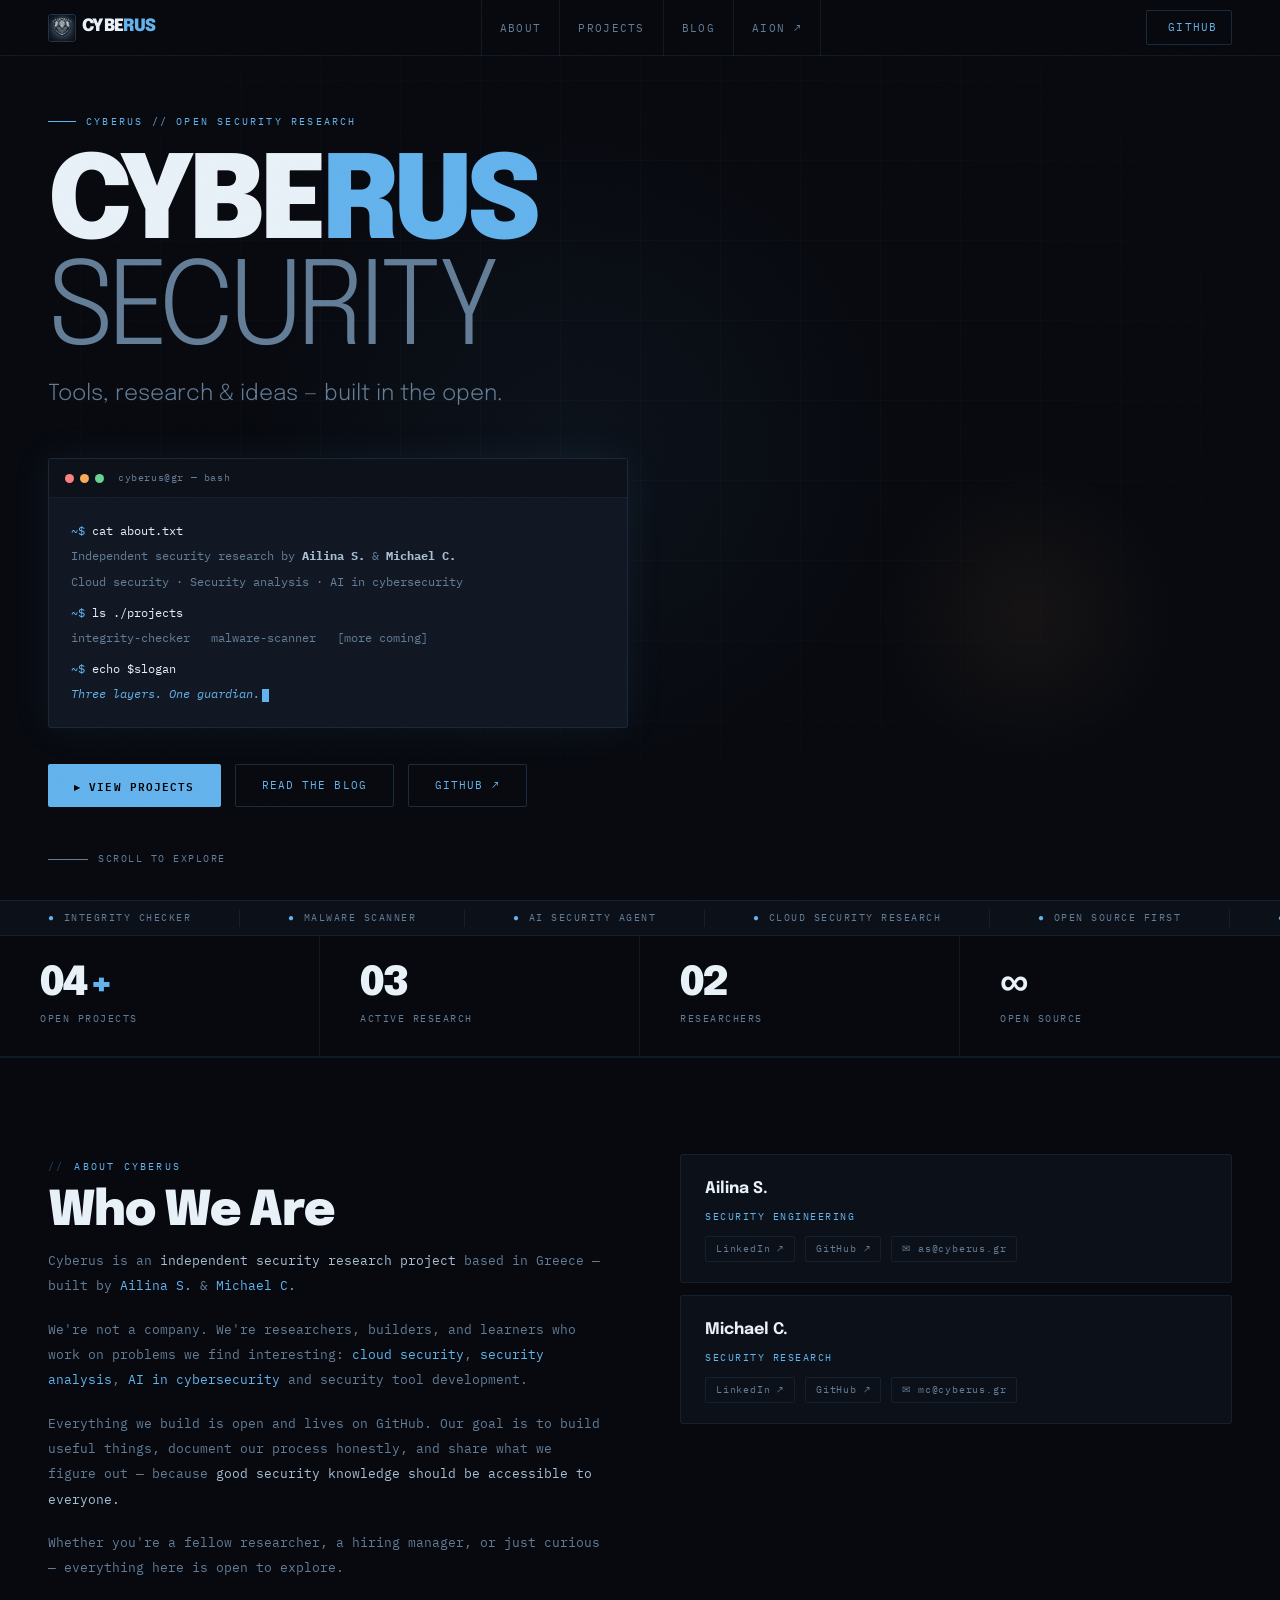
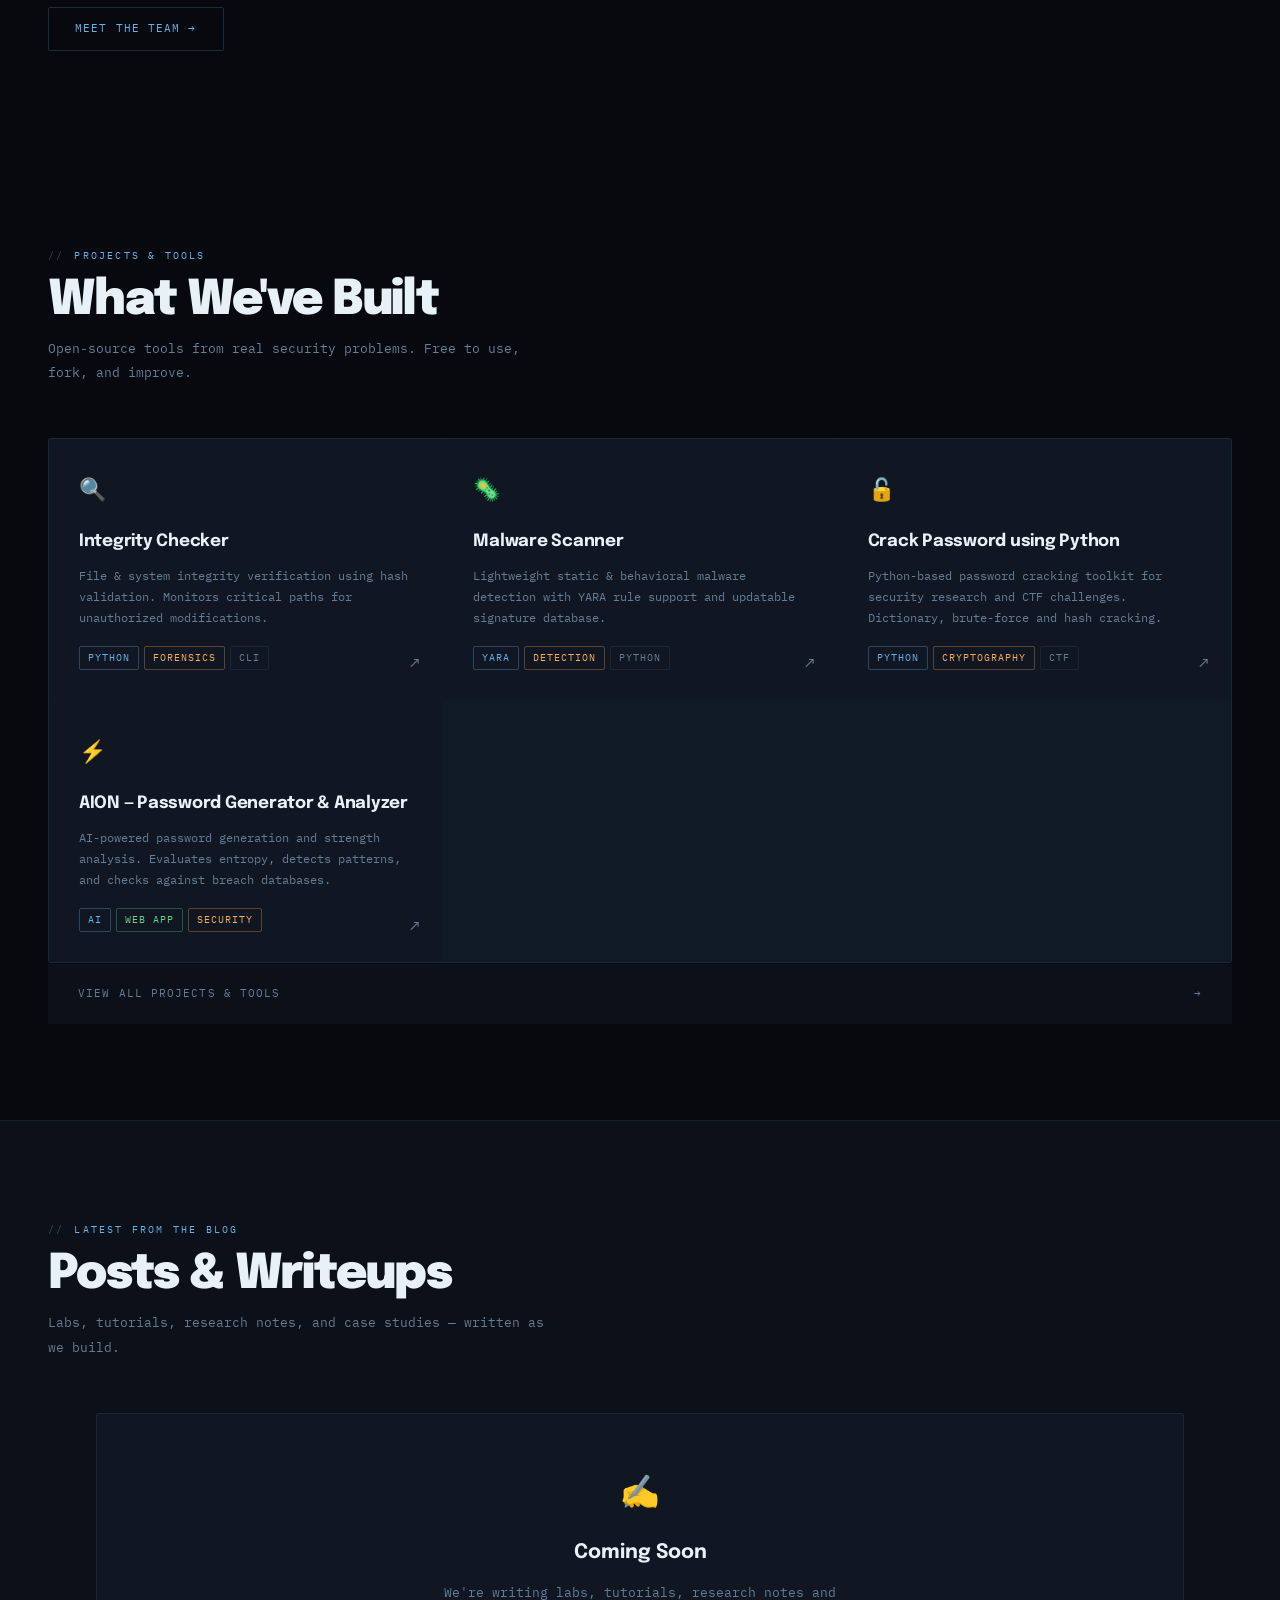
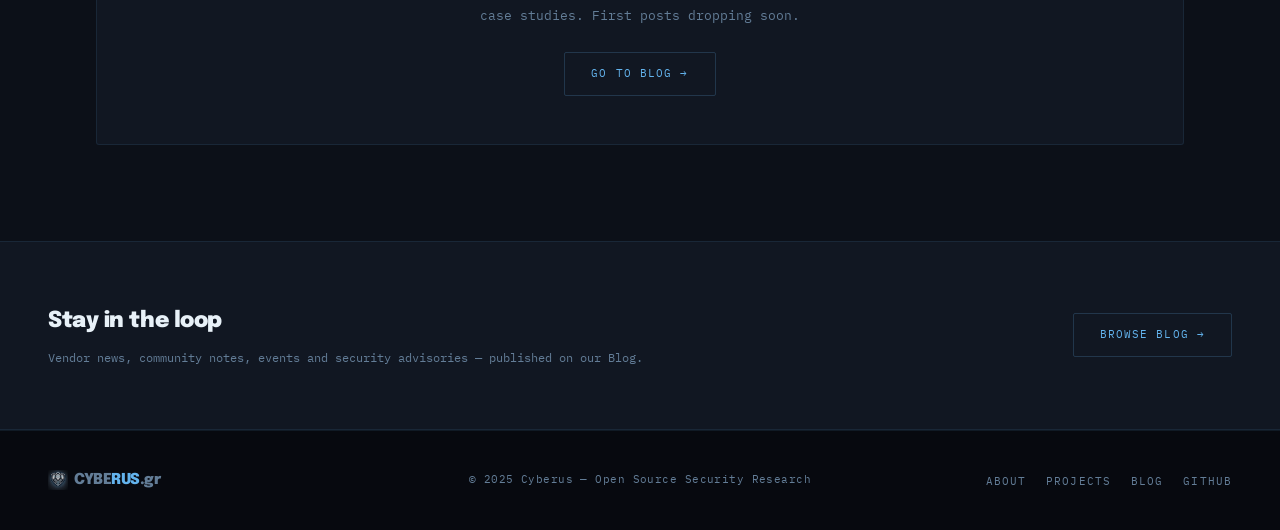
<file: index.html>
<!DOCTYPE html>
<html lang="en">
<head>
<meta charset="UTF-8">
<meta name="viewport" content="width=device-width, initial-scale=1.0">
<title>Cyberus Security Project — Open Security Research</title>
<meta name="description" content="Cyberus is an independent open-source security research project based in Athens, Greece. Tools, research and ideas — built in the open.">
<meta property="og:title" content="Cyberus Security Project">
<meta property="og:description" content="Open-source security tools and research from Athens, Greece. Cloud security, malware analysis, AI in cybersecurity.">
<meta property="og:image" content="https://cyberus.gr/logo.png">
<meta property="og:url" content="https://cyberus.gr">
<meta property="og:type" content="website">
<meta name="twitter:card" content="summary_large_image">
<meta name="twitter:title" content="Cyberus Security Project">
<meta name="twitter:description" content="Open-source security tools and research from Athens, Greece.">
<meta name="twitter:image" content="https://cyberus.gr/logo.png">
<link rel="icon" type="image/png" href="/logo-nav.png">
<link rel="preconnect" href="https://fonts.googleapis.com">
<link rel="preconnect" href="https://fonts.gstatic.com" crossorigin>
<link href="https://fonts.googleapis.com/css2?family=IBM+Plex+Mono:ital,wght@0,400;0,600;1,400&family=Epilogue:wght@300;400;700;900&display=swap" rel="stylesheet">
<!-- Umami Analytics -->
<script defer src="https://cloud.umami.is/script.js" data-website-id="dc7f06fc-88df-4f34-90b7-edfc54a18f3a"></script>
<link rel="stylesheet" href="style.css">
<style>

/* HERO */
.hero{min-height:100vh;display:flex;flex-direction:column;justify-content:center;padding:80px 48px 60px;position:relative;overflow:hidden;}
.hero-bg-grid{position:absolute;top:0;right:0;bottom:0;left:0;background-image:linear-gradient(to bottom,rgba(99,179,237,0.03) 1px,transparent 1px),linear-gradient(to right,rgba(99,179,237,0.03) 1px,transparent 1px);background-size:80px 80px;-webkit-mask-image:radial-gradient(ellipse 90% 90% at 50% 40%,black 20%,transparent 80%);mask-image:radial-gradient(ellipse 90% 90% at 50% 40%,black 20%,transparent 80%);}
.hero-orb{position:absolute;width:700px;height:700px;background:radial-gradient(circle,rgba(99,179,237,0.05) 0%,transparent 65%);top:50%;left:45%;transform:translate(-50%,-50%);pointer-events:none;}
.hero-orb2{position:absolute;width:300px;height:300px;background:radial-gradient(circle,rgba(246,173,85,0.06) 0%,transparent 70%);bottom:15%;right:8%;pointer-events:none;}

.hero-eyebrow{font-size:10px;letter-spacing:.22em;text-transform:uppercase;color:var(--accent);margin-bottom:22px;display:flex;align-items:center;gap:10px;opacity:0;animation:fadeUp .5s ease forwards .1s;}
.hero-eyebrow::before{content:'';width:28px;height:1px;background:var(--accent);}

.hero-h1{font-family:var(--font-disp);font-weight:900;font-size:clamp(58px,9vw,120px);line-height:.92;letter-spacing:-.05em;color:var(--white);margin-bottom:10px;opacity:0;animation:fadeUp .5s ease forwards .2s;}
.hero-h1 .a{color:var(--accent);}
.hero-h1 .d{color:var(--text2);font-weight:300;}

.hero-sub{font-family:var(--font-disp);font-weight:300;font-size:clamp(15px,2vw,22px);color:var(--text2);margin-bottom:44px;opacity:0;animation:fadeUp .5s ease forwards .3s;}

/* TERMINAL */
.terminal{background:var(--surface);border:1px solid var(--border);border-radius:3px;max-width:580px;opacity:0;animation:fadeUp .5s ease forwards .4s;box-shadow:0 0 40px rgba(99,179,237,0.08);}
.term-bar{display:flex;align-items:center;gap:6px;padding:10px 16px;border-bottom:1px solid var(--border);background:var(--bg2);}
.td{width:9px;height:9px;border-radius:50%;}
.td:nth-child(1){background:#fc8181;} .td:nth-child(2){background:#f6ad55;} .td:nth-child(3){background:#68d391;}
.term-title{margin-left:8px;font-size:10px;color:var(--text2);letter-spacing:.06em;}
.term-body{padding:20px 22px;font-size:12px;line-height:2.1;}
.tp{color:var(--accent);}
.tc{color:var(--white);}
.to{color:var(--text2);}
.to b{color:var(--text);}
.cursor{display:inline-block;width:7px;height:13px;background:var(--accent);vertical-align:middle;margin-left:2px;animation:blink 1s step-end infinite;}

/* HERO CTA */
.hero-cta{display:flex;gap:14px;margin-top:36px;flex-wrap:wrap;opacity:0;animation:fadeUp .5s ease forwards .5s;}
/* SCROLL HINT */
.scroll-hint{position:absolute;bottom:32px;left:48px;display:flex;align-items:center;gap:10px;font-size:10px;letter-spacing:.15em;text-transform:uppercase;color:var(--text2);opacity:0;animation:fadeUp .5s ease forwards .8s;}
.scroll-line{width:40px;height:1px;background:var(--text2);}

/* TICKER */
.ticker-wrap{border-top:1px solid var(--border);border-bottom:1px solid var(--border);background:var(--bg2);overflow:hidden;height:36px;display:flex;align-items:center;}
.ticker-inner{display:flex;gap:0;white-space:nowrap;animation:ticker 22s linear infinite;}
.ticker-item{padding:0 48px;font-size:10px;letter-spacing:.15em;text-transform:uppercase;color:var(--text2);border-right:1px solid var(--border);}
.ticker-item span{color:var(--accent);margin-right:8px;}
@keyframes ticker{from{transform:translateX(0);}to{transform:translateX(-50%);}}

/* STATS */
.stats{display:grid;grid-template-columns:repeat(4,1fr);border-bottom:1px solid var(--border);}
.stat{padding:28px 40px;border-right:1px solid var(--border);}
.stat:last-child{border-right:none;}
.stat-n{font-family:var(--font-disp);font-weight:900;font-size:40px;letter-spacing:-.04em;color:var(--white);line-height:1;}
.stat-n em{color:var(--accent);font-style:normal;}
.stat-l{font-size:10px;letter-spacing:.15em;text-transform:uppercase;color:var(--text2);margin-top:6px;}

/* FEATURED PROJECTS */
.fp-section{padding:96px 48px;}
.section-header{margin-bottom:52px;}

.proj-grid{display:grid;grid-template-columns:repeat(auto-fill,minmax(300px,1fr));gap:1px;background:var(--border);border:1px solid var(--border);border-radius:3px;overflow:hidden;}
.proj-card{background:var(--surface);padding:30px;position:relative;transition:background .15s;text-decoration:none;display:block;overflow:hidden;}
.proj-card::before{content:'';position:absolute;top:0;left:0;right:0;height:2px;background:linear-gradient(90deg,#63b3ed,#f6ad55);transform:scaleX(0);transform-origin:left;transition:transform .25s;}
.proj-card:hover{background:var(--surface2);}
.proj-card:hover::before{transform:scaleX(1);}
.proj-icon{font-size:22px;margin-bottom:18px;display:block;}
.proj-name{font-family:var(--font-disp);font-weight:700;font-size:17px;color:var(--white);margin-bottom:8px;letter-spacing:-.015em;}
.proj-desc{color:var(--text2);font-size:12px;line-height:1.75;margin-bottom:18px;}
.proj-tags{display:flex;flex-wrap:wrap;gap:5px;}
.proj-arrow{position:absolute;bottom:22px;right:22px;color:var(--text2);font-size:16px;transition:color .15s,transform .15s;}
.proj-card:hover .proj-arrow{color:var(--accent);transform:translate(3px,-3px);}
.proj-more{margin-top:1px;background:var(--bg2);border:none;padding:20px 30px;display:flex;align-items:center;justify-content:space-between;text-decoration:none;color:var(--text2);font-size:11px;letter-spacing:.1em;text-transform:uppercase;transition:color .15s,background .15s;}
.proj-more:hover{background:var(--surface);color:var(--accent);}

/* BLOG PREVIEW */
.blog-section{padding:96px 48px;background:var(--bg2);border-top:1px solid var(--border);}
.blog-list{display:flex;flex-direction:column;gap:1px;background:var(--border);border:1px solid var(--border);border-radius:3px;overflow:hidden;}
.blog-row{display:grid;grid-template-columns:120px 1fr 120px;align-items:center;gap:24px;padding:22px 28px;background:var(--surface);text-decoration:none;transition:background .15s;border-bottom:1px solid var(--border);}
.blog-row:last-child{border-bottom:none;}
.blog-row:hover{background:var(--surface2);}
.blog-cat{font-size:10px;letter-spacing:.15em;text-transform:uppercase;}
.blog-cat.labs{color:var(--accent);}
.blog-cat.tutorial{color:var(--green);}
.blog-cat.research{color:var(--accent2);}
.blog-cat.case{color:var(--red);}
.blog-row-title{font-family:var(--font-disp);font-weight:700;font-size:15px;color:var(--white);letter-spacing:-.01em;}
.blog-date{font-size:11px;color:var(--text2);text-align:right;}
.blog-more{margin-top:1px;background:var(--bg2);border:none;padding:18px 28px;display:flex;align-items:center;justify-content:space-between;text-decoration:none;color:var(--text2);font-size:11px;letter-spacing:.1em;text-transform:uppercase;transition:color .15s,background .15s;}
.blog-more:hover{background:var(--surface);color:var(--accent);}

/* ABOUT STRIP */
.about-strip{padding:96px 48px;border-top:1px solid var(--border);}
.about-inner{display:grid;grid-template-columns:1fr 1fr;gap:80px;align-items:start;}
.about-body p{color:var(--text2);font-size:13px;line-height:1.95;margin-bottom:18px;}
.about-body p b{color:var(--text);font-weight:400;}
.about-body p .hl{color:var(--accent);}
.team-list{display:flex;flex-direction:column;gap:12px;}
.team-card{padding:20px 24px;border:1px solid var(--border);border-radius:3px;background:var(--bg2);transition:border-color .15s,box-shadow .15s;}
.team-card:hover{border-color:var(--border2);box-shadow:0 0 24px rgba(99,179,237,0.1);}
.team-name{font-family:var(--font-disp);font-weight:700;font-size:16px;color:var(--white);margin-bottom:4px;}
.team-role{font-size:10px;letter-spacing:.15em;text-transform:uppercase;color:var(--accent);margin-bottom:10px;}
.team-links{display:flex;gap:10px;flex-wrap:wrap;}
.team-link{display:inline-flex;align-items:center;gap:5px;font-size:10px;letter-spacing:.08em;color:var(--text2);text-decoration:none;border:1px solid var(--border);padding:3px 10px;border-radius:2px;transition:color .15s,border-color .15s;}
.team-link:hover{color:var(--accent);border-color:var(--border2);}

/* NEWSLETTER CTA */
.nl-strip{padding:60px 48px;background:var(--surface);border-top:1px solid var(--border);border-bottom:1px solid var(--border);}
.nl-inner{display:flex;align-items:center;justify-content:space-between;gap:40px;flex-wrap:wrap;}
.nl-title{font-family:var(--font-disp);font-weight:900;font-size:22px;color:var(--white);letter-spacing:-.02em;margin-bottom:6px;}
.nl-desc{font-size:12px;color:var(--text2);}

@media(max-width:768px){
  .hero{padding:80px 20px 48px;}
  .stats{grid-template-columns:1fr 1fr;}
  .fp-section,.blog-section,.about-strip,.nl-strip{padding:60px 20px;}
  .about-inner{grid-template-columns:1fr;}
  .blog-row{grid-template-columns:1fr;gap:6px;}
  .blog-date{display:none;}
}
</style>
</head>
<body>

<nav>
  <a href="/" class="nav-brand"><img src="logo-nav.png" alt="Cyberus" class="nav-logo-img">CYBE<em>RUS</em></a>
  <ul class="nav-links">
    <li><a href="/about">About</a></li>
    <li><a href="/projects">Projects</a></li>
    <li><a href="/blog">Blog</a></li>
    <li><a href="https://cyberus.gr/AION" target="_blank">AION ↗</a></li>
  </ul>
  <a href="https://github.com/cyberus-gr" target="_blank" class="nav-gh">
    <svg viewBox="0 0 24 24"><path d="M12 0C5.37 0 0 5.37 0 12c0 5.31 3.435 9.795 8.205 11.385.6.105.825-.255.825-.57 0-.285-.015-1.23-.015-2.235-3.015.555-3.795-.735-4.035-1.41-.135-.345-.72-1.41-1.23-1.695-.42-.225-1.02-.78-.015-.795.945-.015 1.62.87 1.845 1.23 1.08 1.815 2.805 1.305 3.495.99.105-.78.42-1.305.765-1.605-2.67-.3-5.46-1.335-5.46-5.925 0-1.305.465-2.385 1.23-3.225-.12-.3-.54-1.53.12-3.18 0 0 1.005-.315 3.3 1.23.96-.27 1.98-.405 3-.405s2.04.135 3 .405c2.295-1.56 3.3-1.23 3.3-1.23.66 1.65.24 2.88.12 3.18.765.84 1.23 1.905 1.23 3.225 0 4.605-2.805 5.625-5.475 5.925.435.375.81 1.095.81 2.22 0 1.605-.015 2.895-.015 3.3 0 .315.225.69.825.57A12.02 12.02 0 0 0 24 12c0-6.63-5.37-12-12-12z"/></svg>
    GitHub
  </a>
</nav>

<!-- HERO -->
<section class="hero">
  <div class="hero-bg-grid"></div>
  <div class="hero-orb"></div>
  <div class="hero-orb2"></div>

  
  <div class="hero-eyebrow">Cyberus // Open Security Research</div>

  <h1 class="hero-h1">
    CYBE<span class="a">RUS</span><br>
    <span class="d">SECURITY</span>
  </h1>
  <p class="hero-sub">Tools, research &amp; ideas — built in the open.</p>

  <div class="terminal">
    <div class="term-bar">
      <div class="td"></div><div class="td"></div><div class="td"></div>
      <span class="term-title">cyberus@gr — bash</span>
    </div>
    <div class="term-body">
      <div><span class="tp">~$</span> <span class="tc">cat about.txt</span></div>
      <div class="to">Independent security research by <b>Ailina S.</b> &amp; <b>Michael C.</b></div>
      <div class="to">Cloud security · Security analysis · AI in cybersecurity</div>
      <div style="margin-top:6px"><span class="tp">~$</span> <span class="tc">ls ./projects</span></div>
      <div class="to">integrity-checker &nbsp; malware-scanner &nbsp; [more coming]</div>
      <div style="margin-top:6px"><span class="tp">~$</span> <span class="tc">echo $slogan</span></div>
      <div class="to" style="color:#63b3ed;font-style:italic;">Three layers. One guardian.<span class="cursor"></span></div>
    </div>
  </div>

  <div class="hero-cta">
    <a href="/projects" class="btn btn-primary">▸ View Projects</a>
    <a href="/blog" class="btn btn-ghost">Read the Blog</a>
    <a href="https://github.com/cyberus-gr" target="_blank" class="btn btn-ghost">GitHub ↗</a>
  </div>

  <div class="scroll-hint">
    <div class="scroll-line"></div>
    Scroll to explore
  </div>
</section>

<!-- TICKER -->
<div class="ticker-wrap">
  <div class="ticker-inner">
    <div class="ticker-item"><span>●</span>Integrity Checker</div>
    <div class="ticker-item"><span>●</span>Malware Scanner</div>
    <div class="ticker-item"><span>●</span>AI Security Agent</div>
    <div class="ticker-item"><span>●</span>Cloud Security Research</div>
    <div class="ticker-item"><span>●</span>Open Source First</div>
    <div class="ticker-item"><span>●</span>AION</div>
    <div class="ticker-item"><span>●</span>Integrity Checker</div>
    <div class="ticker-item"><span>●</span>Malware Scanner</div>
    <div class="ticker-item"><span>●</span>AI Security Agent</div>
    <div class="ticker-item"><span>●</span>Cloud Security Research</div>
    <div class="ticker-item"><span>●</span>Open Source First</div>
    <div class="ticker-item"><span>●</span>AION</div>
  </div>
</div>

<!-- STATS -->
<div class="stats">
  <div class="stat"><div class="stat-n">04<em>+</em></div><div class="stat-l">Open Projects</div></div>
  <div class="stat"><div class="stat-n">03</div><div class="stat-l">Active Research</div></div>
  <div class="stat"><div class="stat-n">02</div><div class="stat-l">Researchers</div></div>
  <div class="stat"><div class="stat-n">∞</div><div class="stat-l">Open Source</div></div>
</div>

<!-- ABOUT STRIP -->
<section class="about-strip">
  <div class="about-inner">
    <div>
      <div class="section-label">About Cyberus</div>
      <h2 class="section-title">Who We Are</h2>
      <div class="about-body">
        <p>Cyberus is an <b>independent security research project</b> based in Greece — built by <span class="hl">Ailina S.</span> &amp; <span class="hl">Michael C.</span></p>
        <p>We're not a company. We're researchers, builders, and learners who work on problems we find interesting: <span class="hl">cloud security</span>, <span class="hl">security analysis</span>, <span class="hl">AI in cybersecurity</span> and security tool development.</p>
        <p>Everything we build is open and lives on GitHub. Our goal is to build useful things, document our process honestly, and share what we figure out — because <b>good security knowledge should be accessible to everyone.</b></p>
        <p>Whether you're a fellow researcher, a hiring manager, or just curious — everything here is open to explore.</p>
      </div>
      <a href="/about" class="btn btn-ghost" style="margin-top:8px;">Meet the team →</a>
    </div>
    <div class="team-list">
      <div class="team-card">
        <div class="team-name">Ailina S.</div>
        <div class="team-role">Security Engineering</div>
        <div class="team-links">
          <a href="https://www.linkedin.com/in/ailina-sopileidi/" target="_blank" class="team-link">LinkedIn ↗</a>
          <a href="https://github.com/ailinasopi" target="_blank" class="team-link">GitHub ↗</a>
          <a href="mailto:as@cyberus.gr" class="team-link">✉ as@cyberus.gr</a>
        </div>
      </div>
      <div class="team-card">
        <div class="team-name">Michael C.</div>
        <div class="team-role">Security Research</div>
        <div class="team-links">
          <a href="https://www.linkedin.com/in/michael-cappello/" target="_blank" class="team-link">LinkedIn ↗</a>
          <a href="https://github.com/mmcyberus" target="_blank" class="team-link">GitHub ↗</a>
          <a href="mailto:mc@cyberus.gr" class="team-link">✉ mc@cyberus.gr</a>
        </div>
      </div>
    </div>
  </div>
</section>

<!-- FEATURED PROJECTS -->
<section class="fp-section">
  <div class="section-header">
    <div class="section-label">Projects &amp; Tools</div>
    <h2 class="section-title">What We've Built</h2>
    <p class="section-desc">Open-source tools from real security problems. Free to use, fork, and improve.</p>
  </div>

  <div class="proj-grid">
    <a href="/projects#integrity" class="proj-card">
      <span class="proj-icon">🔍</span>
      <div class="proj-name">Integrity Checker</div>
      <div class="proj-desc">File &amp; system integrity verification using hash validation. Monitors critical paths for unauthorized modifications.</div>
      <div class="proj-tags">
        <span class="tag tag-blue">Python</span>
        <span class="tag tag-amber">Forensics</span>
        <span class="tag">CLI</span>
      </div>
      <span class="proj-arrow">↗</span>
    </a>
    <a href="/projects#malware" class="proj-card">
      <span class="proj-icon">🦠</span>
      <div class="proj-name">Malware Scanner</div>
      <div class="proj-desc">Lightweight static &amp; behavioral malware detection with YARA rule support and updatable signature database.</div>
      <div class="proj-tags">
        <span class="tag tag-blue">YARA</span>
        <span class="tag tag-amber">Detection</span>
        <span class="tag">Python</span>
      </div>
      <span class="proj-arrow">↗</span>
    </a>
    <a href="/projects#crack-password" class="proj-card">
      <span class="proj-icon">🔓</span>
      <div class="proj-name">Crack Password using Python</div>
      <div class="proj-desc">Python-based password cracking toolkit for security research and CTF challenges. Dictionary, brute-force and hash cracking.</div>
      <div class="proj-tags">
        <span class="tag tag-blue">Python</span>
        <span class="tag tag-amber">Cryptography</span>
        <span class="tag">CTF</span>
      </div>
      <span class="proj-arrow">↗</span>
    </a>
    <a href="https://cyberus.gr/AION" target="_blank" class="proj-card">
      <span class="proj-icon">⚡</span>
      <div class="proj-name">AION — Password Generator &amp; Analyzer</div>
      <div class="proj-desc">AI-powered password generation and strength analysis. Evaluates entropy, detects patterns, and checks against breach databases.</div>
      <div class="proj-tags">
        <span class="tag tag-blue">AI</span>
        <span class="tag tag-green">Web App</span>
        <span class="tag tag-amber">Security</span>
      </div>
      <span class="proj-arrow">↗</span>
    </a>
  </div>
  <a href="/projects" class="proj-more">View all projects &amp; tools <span>→</span></a>
</section>

<!-- BLOG PREVIEW -->
<section class="blog-section">
  <div class="section-header">
    <div class="section-label">Latest from the Blog</div>
    <h2 class="section-title">Posts &amp; Writeups</h2>
    <p class="section-desc">Labs, tutorials, research notes, and case studies — written as we build.</p>
  </div>
  <div style="text-align:center;padding:48px 24px;background:var(--surface);border:1px solid var(--border);border-radius:3px;margin:0 48px;">
    <div style="font-size:32px;margin-bottom:16px;">✍️</div>
    <div style="font-family:var(--font-disp);font-weight:700;font-size:20px;color:var(--white);margin-bottom:10px;">Coming Soon</div>
    <div style="font-size:13px;color:var(--text2);max-width:420px;margin:0 auto 24px;line-height:1.8;">We're writing labs, tutorials, research notes and case studies. First posts dropping soon.</div>
    <a href="/blog" class="btn btn-ghost">Go to Blog →</a>
  </div>
</section>



<!-- NEWSLETTER CTA -->
<div class="nl-strip">
  <div class="nl-inner">
    <div>
      <div class="nl-title">Stay in the loop</div>
      <div class="nl-desc">Vendor news, community notes, events and security advisories — published on our Blog.</div>
    </div>
    <a href="/blog" class="btn btn-ghost">Browse Blog →</a>
  </div>
</div>

<footer>
  <a href="/" class="footer-brand"><img src="logo-nav.png" alt="" class="footer-logo-img">CYBE<em>RUS</em>.gr</a>
  <div class="footer-copy">© 2025 Cyberus — Open Source Security Research</div>
  <ul class="footer-links">
    <li><a href="/about">About</a></li>
    <li><a href="/projects">Projects</a></li>
    <li><a href="/blog">Blog</a></li>
    <li><a href="https://github.com/cyberus-gr" target="_blank">GitHub</a></li>
  </ul>
</footer>

</body>
</html>
</file>
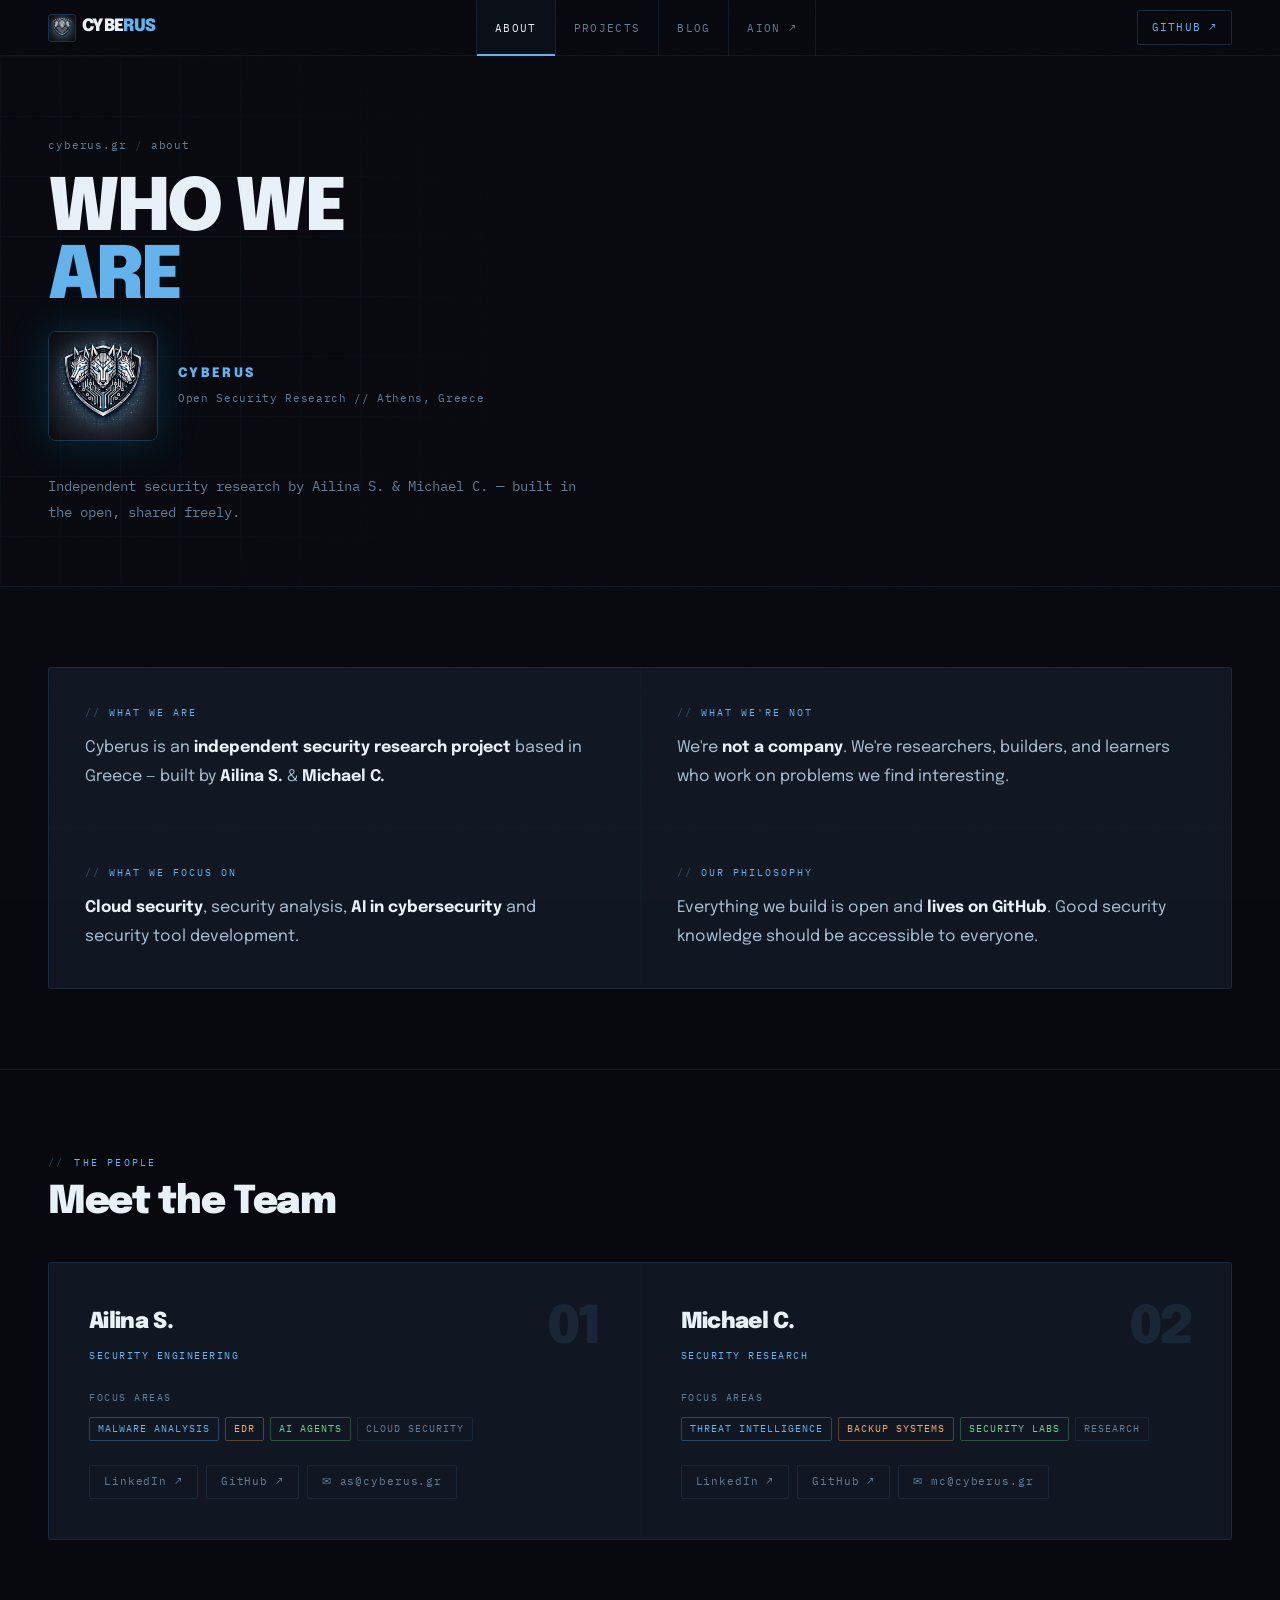
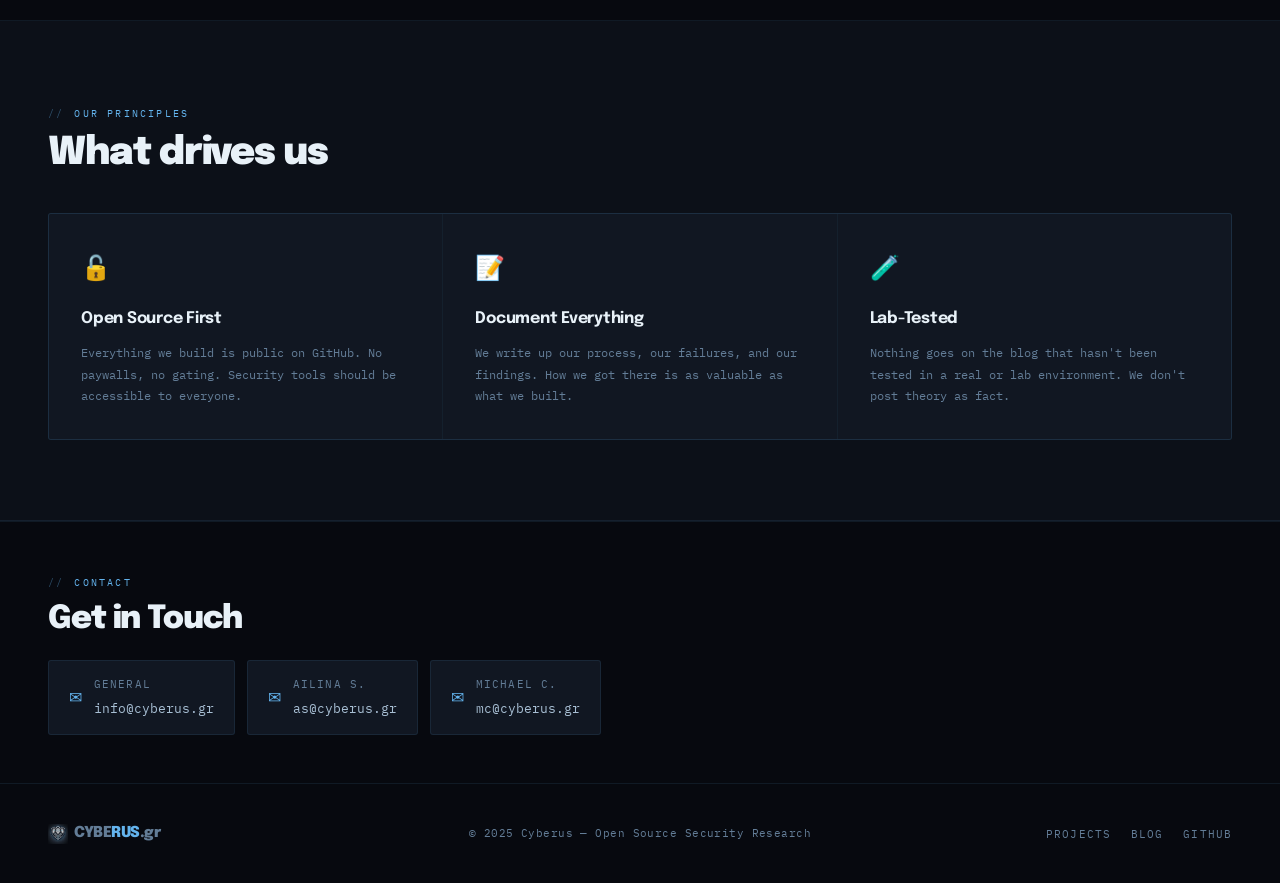
<file: about.html>
<!DOCTYPE html>
<html lang="en">
<head>
<meta charset="UTF-8">
<link rel="icon" type="image/png" href="[data-uri]">
<meta name="viewport" content="width=device-width, initial-scale=1.0">
<title>About — Cyberus</title>
<meta name="description" content="Meet the Cyberus team — Ailina S. and Michael C. Independent security researchers based in Athens, Greece.">
<meta property="og:title" content="About — Cyberus Security Project">
<meta property="og:description" content="Independent open-source security research by Ailina S. and Michael C., based in Athens, Greece.">
<meta property="og:image" content="https://cyberus.gr/logo.png">
<meta property="og:url" content="https://cyberus.gr/about">
<meta property="og:type" content="website">
<meta name="twitter:card" content="summary_large_image">
<meta name="twitter:title" content="About — Cyberus Security Project">
<meta name="twitter:description" content="Independent open-source security research by Ailina S. and Michael C., based in Athens, Greece.">
<meta name="twitter:image" content="https://cyberus.gr/logo.png">
<link rel="icon" type="image/png" href="/logo-nav.png">
<link rel="preconnect" href="https://fonts.googleapis.com">
<link rel="preconnect" href="https://fonts.gstatic.com" crossorigin>
<link href="https://fonts.googleapis.com/css2?family=IBM+Plex+Mono:ital,wght@0,400;0,600;1,400&family=Epilogue:wght@300;400;700;900&display=swap" rel="stylesheet">
<!-- Umami Analytics -->
<script defer src="https://cloud.umami.is/script.js" data-website-id="dc7f06fc-88df-4f34-90b7-edfc54a18f3a"></script>
<link rel="stylesheet" href="style.css">
<style>
/* HERO */

/* MISSION */
.mission{padding:80px 48px;border-bottom:1px solid var(--border);}
.mission-grid{display:grid;grid-template-columns:1fr 1fr;gap:1px;background:var(--border);border:1px solid var(--border);border-radius:3px;overflow:hidden;}
.mission-block{background:var(--surface);padding:36px;}
.mission-label{font-size:10px;letter-spacing:.2em;text-transform:uppercase;color:var(--accent);margin-bottom:12px;display:flex;align-items:center;gap:8px;}
.mission-label::before{content:'//';opacity:.4;}
.mission-text{font-family:var(--font-disp);font-weight:400;font-size:16px;color:var(--text);line-height:1.8;}
.mission-text b{color:var(--white);font-weight:700;}

/* TEAM */
.team-section{padding:80px 48px;border-bottom:1px solid var(--border);}
.section-label{display:inline-flex;align-items:center;gap:10px;font-size:10px;letter-spacing:.22em;text-transform:uppercase;color:var(--accent);margin-bottom:12px;}
.section-label::before{content:'//';opacity:.4;}
.section-title{font-family:var(--font-disp);font-weight:900;font-size:clamp(28px,3vw,42px);line-height:1;letter-spacing:-.035em;color:var(--white);margin-bottom:40px;}
.team-cards{display:grid;grid-template-columns:1fr 1fr;gap:1px;background:var(--border);border:1px solid var(--border);border-radius:3px;overflow:hidden;}
.team-card{background:var(--surface);padding:40px;transition:background .15s;}
.team-card:hover{background:var(--surface2);}
.tc-header{display:flex;align-items:flex-start;justify-content:space-between;margin-bottom:24px;}
.tc-name{font-family:var(--font-disp);font-weight:900;font-size:22px;color:var(--white);letter-spacing:-.03em;margin-bottom:4px;}
.tc-role{font-size:10px;letter-spacing:.15em;text-transform:uppercase;color:var(--accent);}
.tc-num{font-family:var(--font-disp);font-weight:900;font-size:52px;color:var(--border);letter-spacing:-.05em;line-height:1;}
.tc-focus{margin-bottom:24px;}
.tc-focus-label{font-size:10px;letter-spacing:.15em;text-transform:uppercase;color:var(--text2);margin-bottom:10px;}
.tc-focus-tags{display:flex;flex-wrap:wrap;gap:6px;}
.tc-links{display:flex;gap:8px;flex-wrap:wrap;}
.tc-link{display:inline-flex;align-items:center;gap:6px;font-size:11px;letter-spacing:.08em;color:var(--text2);text-decoration:none;border:1px solid var(--border);padding:6px 14px;border-radius:2px;transition:color .15s,border-color .15s,background .15s;}
.tc-link:hover{color:var(--accent);border-color:var(--border2);background:rgba(99,179,237,0.04);}

/* VALUES */
.values{padding:80px 48px;background:var(--bg2);border-bottom:1px solid var(--border);}
.values-grid{display:grid;grid-template-columns:repeat(3,1fr);gap:1px;background:var(--border);border:1px solid var(--border);border-radius:3px;overflow:hidden;margin-top:40px;}
.value-item{background:var(--surface);padding:32px;}
.value-icon{font-size:24px;margin-bottom:16px;}
.value-title{font-family:var(--font-disp);font-weight:700;font-size:16px;color:var(--white);margin-bottom:8px;letter-spacing:-.015em;}
.value-text{font-size:12px;color:var(--text2);line-height:1.8;}

/* FOOTER */

@media(max-width:768px){
     .page-hero,.mission,.team-section,.values{padding:48px 20px;}
  .mission-grid,.team-cards,.values-grid{grid-template-columns:1fr;}
    }
</style>
</head>
<body>
<nav>
  <a href="/" class="nav-brand"><img src="[data-uri]" alt="Cyberus" class="nav-logo-img">CYBE<em>RUS</em></a>
  <ul class="nav-links">
    <li><a href="/about" class="active">About</a></li>
    <li><a href="/projects">Projects</a></li>
    <li><a href="/blog">Blog</a></li>
    <li><a href="https://cyberus.gr/AION" target="_blank">AION ↗</a></li>
  </ul>
  <a href="https://github.com/cyberus-gr" target="_blank" class="nav-gh">GitHub ↗</a>
</nav>

<div class="page-wrap">

  <div class="page-hero">
    <div class="page-hero-bg"></div>
    <div class="breadcrumb"><a href="/">cyberus.gr</a><span>/</span>about</div>
    <h1 class="page-title">WHO WE<br><em>ARE</em></h1>
    <div style="margin-bottom:32px;display:flex;align-items:center;gap:20px;">
      <img src="about-hero.png" alt="Cyberus" style="width:110px;height:110px;object-fit:cover;border-radius:8px;border:1px solid rgba(99,179,237,0.25);box-shadow:0 0 40px rgba(0,180,255,0.2);">
      <div>
        <div style="font-family:var(--font-disp);font-weight:900;font-size:13px;letter-spacing:.18em;text-transform:uppercase;color:var(--accent);margin-bottom:4px;">Cyberus</div>
        <div style="font-size:11px;color:var(--text2);letter-spacing:.06em;">Open Security Research // Athens, Greece</div>
      </div>
    </div>
    <p class="page-lead">Independent security research by Ailina S. &amp; Michael C. — built in the open, shared freely.</p>
  </div>

  <!-- MISSION BLOCKS -->
  <section class="mission">
    <div class="mission-grid">
      <div class="mission-block">
        <div class="mission-label">What we are</div>
        <div class="mission-text">
          Cyberus is an <b>independent security research project</b> based in Greece — built by <b>Ailina S.</b> &amp; <b>Michael C.</b>
        </div>
      </div>
      <div class="mission-block">
        <div class="mission-label">What we're not</div>
        <div class="mission-text">
          We're <b>not a company</b>. We're researchers, builders, and learners who work on problems we find interesting.
        </div>
      </div>
      <div class="mission-block">
        <div class="mission-label">What we focus on</div>
        <div class="mission-text">
          <b>Cloud security</b>, security analysis, <b>AI in cybersecurity</b> and security tool development.
        </div>
      </div>
      <div class="mission-block">
        <div class="mission-label">Our philosophy</div>
        <div class="mission-text">
          Everything we build is open and <b>lives on GitHub</b>. Good security knowledge should be accessible to everyone.
        </div>
      </div>
    </div>
  </section>

  <!-- TEAM -->
  <section class="team-section">
    <div class="section-label">The People</div>
    <h2 class="section-title">Meet the Team</h2>
    <div class="team-cards">
      <div class="team-card">
        <div class="tc-header">
          <div>
            <div class="tc-name">Ailina S.</div>
            <div class="tc-role">Security Engineering</div>
          </div>
          <div class="tc-num">01</div>
        </div>
        <div class="tc-focus">
          <div class="tc-focus-label">Focus Areas</div>
          <div class="tc-focus-tags">
            <span class="tag tag-blue">Malware Analysis</span>
            <span class="tag tag-amber">EDR</span>
            <span class="tag tag-green">AI Agents</span>
            <span class="tag">Cloud Security</span>
          </div>
        </div>
        <div class="tc-links">
          <a href="https://www.linkedin.com/in/ailina-sopileidi/" target="_blank" class="tc-link">LinkedIn ↗</a>
          <a href="https://github.com/ailinasopi" target="_blank" class="tc-link">GitHub ↗</a>
          <a href="mailto:as@cyberus.gr" class="tc-link">✉ as@cyberus.gr</a>
        </div>
      </div>
      <div class="team-card">
        <div class="tc-header">
          <div>
            <div class="tc-name">Michael C.</div>
            <div class="tc-role">Security Research</div>
          </div>
          <div class="tc-num">02</div>
        </div>
        <div class="tc-focus">
          <div class="tc-focus-label">Focus Areas</div>
          <div class="tc-focus-tags">
            <span class="tag tag-blue">Threat Intelligence</span>
            <span class="tag tag-amber">Backup Systems</span>
            <span class="tag tag-green">Security Labs</span>
            <span class="tag">Research</span>
          </div>
        </div>
        <div class="tc-links">
          <a href="https://www.linkedin.com/in/michael-cappello/" target="_blank" class="tc-link">LinkedIn ↗</a>
          <a href="https://github.com/mmcyberus" target="_blank" class="tc-link">GitHub ↗</a>
          <a href="mailto:mc@cyberus.gr" class="tc-link">✉ mc@cyberus.gr</a>
        </div>
      </div>
    </div>
  </section>

  <section class="values">
    <div class="section-label">Our Principles</div>
    <h2 class="section-title" style="margin-bottom:0">What drives us</h2>
    <div class="values-grid">
      <div class="value-item">
        <div class="value-icon">🔓</div>
        <div class="value-title">Open Source First</div>
        <div class="value-text">Everything we build is public on GitHub. No paywalls, no gating. Security tools should be accessible to everyone.</div>
      </div>
      <div class="value-item">
        <div class="value-icon">📝</div>
        <div class="value-title">Document Everything</div>
        <div class="value-text">We write up our process, our failures, and our findings. How we got there is as valuable as what we built.</div>
      </div>
      <div class="value-item">
        <div class="value-icon">🧪</div>
        <div class="value-title">Lab-Tested</div>
        <div class="value-text">Nothing goes on the blog that hasn't been tested in a real or lab environment. We don't post theory as fact.</div>
      </div>
    </div>
  </section>

  <!-- CONTACT -->
  <section style="padding:48px;border-top:1px solid var(--border);background:var(--bg);">
    <div class="section-label">Contact</div>
    <h2 class="section-title" style="font-size:32px;margin-bottom:24px;">Get in Touch</h2>
    <div style="display:flex;flex-direction:row;flex-wrap:wrap;gap:12px;">
      <a href="mailto:info@cyberus.gr" style="display:inline-flex;align-items:center;gap:12px;padding:14px 20px;background:var(--surface);border:1px solid var(--border);border-radius:3px;text-decoration:none;color:var(--text);font-family:var(--font-mono);font-size:13px;transition:border-color .15s,background .15s;" onmouseover="this.style.borderColor='rgba(99,179,237,0.4)';this.style.background='var(--surface2)'" onmouseout="this.style.borderColor='rgba(99,179,237,0.1)';this.style.background='var(--surface)'">
        <span style="color:var(--accent);font-size:16px;">✉</span>
        <span><span style="color:var(--text2);font-size:11px;letter-spacing:.1em;text-transform:uppercase;display:block;margin-bottom:2px;">General</span>info@cyberus.gr</span>
      </a>
      <a href="mailto:as@cyberus.gr" style="display:inline-flex;align-items:center;gap:12px;padding:14px 20px;background:var(--surface);border:1px solid var(--border);border-radius:3px;text-decoration:none;color:var(--text);font-family:var(--font-mono);font-size:13px;transition:border-color .15s,background .15s;" onmouseover="this.style.borderColor='rgba(99,179,237,0.4)';this.style.background='var(--surface2)'" onmouseout="this.style.borderColor='rgba(99,179,237,0.1)';this.style.background='var(--surface)'">
        <span style="color:var(--accent);font-size:16px;">✉</span>
        <span><span style="color:var(--text2);font-size:11px;letter-spacing:.1em;text-transform:uppercase;display:block;margin-bottom:2px;">Ailina S.</span>as@cyberus.gr</span>
      </a>
      <a href="mailto:mc@cyberus.gr" style="display:inline-flex;align-items:center;gap:12px;padding:14px 20px;background:var(--surface);border:1px solid var(--border);border-radius:3px;text-decoration:none;color:var(--text);font-family:var(--font-mono);font-size:13px;transition:border-color .15s,background .15s;" onmouseover="this.style.borderColor='rgba(99,179,237,0.4)';this.style.background='var(--surface2)'" onmouseout="this.style.borderColor='rgba(99,179,237,0.1)';this.style.background='var(--surface)'">
        <span style="color:var(--accent);font-size:16px;">✉</span>
        <span><span style="color:var(--text2);font-size:11px;letter-spacing:.1em;text-transform:uppercase;display:block;margin-bottom:2px;">Michael C.</span>mc@cyberus.gr</span>
      </a>
    </div>
  </section>

</div>

<footer>
  <a href="/" class="footer-brand"><img src="[data-uri]" alt="" style="width:20px;height:20px;object-fit:contain;vertical-align:middle;margin-right:6px;">CYBE<em>RUS</em>.gr</a>
  <div class="footer-copy">© 2025 Cyberus — Open Source Security Research</div>
  <ul class="footer-links">
    <li><a href="/projects">Projects</a></li>
    <li><a href="/blog">Blog</a></li>
    <li><a href="https://github.com/cyberus-gr" target="_blank">GitHub</a></li>
  </ul>
</footer>
</body>
</html>
</file>
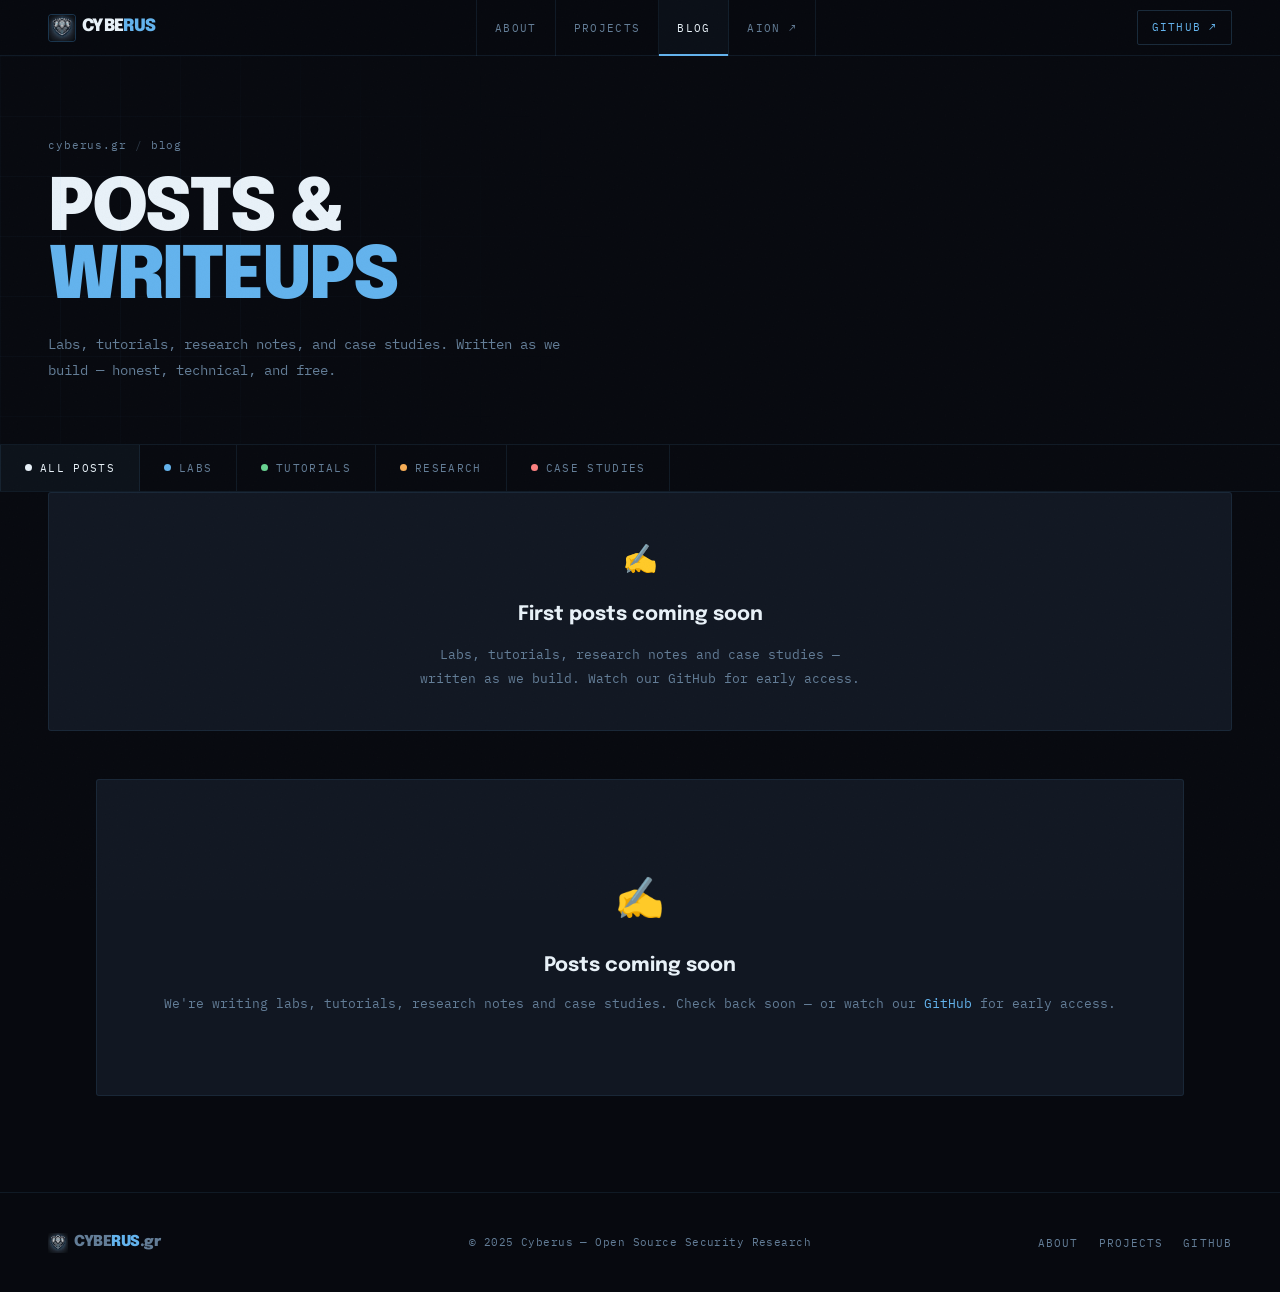
<file: blog.html>
<!DOCTYPE html>
<html lang="en">
<head>
<meta charset="UTF-8">
<link rel="icon" type="image/png" href="[data-uri]">
<meta name="viewport" content="width=device-width, initial-scale=1.0">
<title>Blog — Cyberus</title>
<meta name="description" content="Labs, tutorials, research notes and case studies from Cyberus. Security writeups written as we build.">
<meta property="og:title" content="Blog — Cyberus Security Project">
<meta property="og:description" content="Security labs, tutorials, research notes and case studies from independent researchers in Athens, Greece.">
<meta property="og:image" content="https://cyberus.gr/logo.png">
<meta property="og:url" content="https://cyberus.gr/blog">
<meta property="og:type" content="website">
<meta name="twitter:card" content="summary_large_image">
<meta name="twitter:title" content="Blog — Cyberus Security Project">
<meta name="twitter:description" content="Security labs, tutorials, research notes and case studies from independent researchers in Athens, Greece.">
<meta name="twitter:image" content="https://cyberus.gr/logo.png">
<link rel="icon" type="image/png" href="/logo-nav.png">
<link rel="preconnect" href="https://fonts.googleapis.com">
<link rel="preconnect" href="https://fonts.gstatic.com" crossorigin>
<link href="https://fonts.googleapis.com/css2?family=IBM+Plex+Mono:ital,wght@0,400;0,600;1,400&family=Epilogue:wght@300;400;700;900&display=swap" rel="stylesheet">
<!-- Umami Analytics -->
<script defer src="https://cloud.umami.is/script.js" data-website-id="dc7f06fc-88df-4f34-90b7-edfc54a18f3a"></script>
<link rel="stylesheet" href="style.css">
<style>
/* CATEGORY TABS */
.cat-bar{display:flex;border-bottom:1px solid var(--border);overflow-x:auto;}
.cat-tab{padding:16px 24px;font-family:var(--font-mono);font-size:11px;letter-spacing:.12em;text-transform:uppercase;color:var(--text2);background:none;border:none;border-right:1px solid var(--border);cursor:pointer;transition:color .15s,background .15s;display:flex;align-items:center;gap:8px;white-space:nowrap;}
.cat-tab:first-child{border-left:1px solid var(--border);}
.cat-tab:hover{color:var(--white);background:rgba(99,179,237,0.03);}
.cat-tab.active{color:var(--white);background:rgba(99,179,237,0.05);}
.cat-dot{width:7px;height:7px;border-radius:50%;}
.dot-all{background:var(--text2);}
.dot-labs{background:var(--accent);}
.dot-tutorial{background:var(--green);}
.dot-research{background:var(--accent2);}
.dot-case{background:var(--red);}
.cat-tab.active .dot-all{background:var(--white);}

/* FEATURED */
.featured-wrap{padding:48px 48px 0;}
.featured-label{font-size:10px;letter-spacing:.2em;text-transform:uppercase;color:var(--text2);margin-bottom:16px;display:flex;align-items:center;gap:10px;}
.featured-label::after{content:'';flex:1;height:1px;background:var(--border);}
.featured-card{background:var(--surface);border:1px solid var(--border);border-radius:3px;padding:40px;display:grid;grid-template-columns:1fr auto;gap:40px;align-items:start;text-decoration:none;transition:background .15s;position:relative;overflow:hidden;}
.featured-card::before{content:'';position:absolute;top:0;left:0;right:0;height:2px;background:linear-gradient(90deg,#63b3ed,#f6ad55);}
.featured-card:hover{background:var(--surface2);}
.fc-cat{font-size:10px;letter-spacing:.15em;text-transform:uppercase;color:var(--accent);margin-bottom:12px;display:flex;align-items:center;gap:7px;}
.fc-cat::before{content:'';width:7px;height:7px;border-radius:50%;background:var(--accent);}
.fc-title{font-family:var(--font-disp);font-weight:900;font-size:clamp(20px,2.5vw,28px);color:var(--white);letter-spacing:-.03em;line-height:1.15;margin-bottom:14px;}
.fc-excerpt{color:var(--text2);font-size:13px;line-height:1.85;margin-bottom:22px;max-width:540px;}
.fc-meta{display:flex;align-items:center;gap:16px;font-size:11px;color:var(--text2);}
.fc-meta span{display:flex;align-items:center;gap:5px;}
.fc-read{display:flex;flex-direction:column;align-items:flex-end;justify-content:space-between;height:100%;}
.fc-read-label{font-size:10px;letter-spacing:.15em;text-transform:uppercase;color:var(--accent);text-align:right;}
.fc-arrow{font-size:32px;color:var(--border2);font-family:var(--font-disp);font-weight:900;transition:color .15s;}
.featured-card:hover .fc-arrow{color:var(--accent);}

/* BLOG GRID */
.blog-section{padding:48px;}
.blog-grid{display:grid;grid-template-columns:repeat(auto-fill,minmax(340px,1fr));gap:1px;background:var(--border);border:1px solid var(--border);border-radius:3px;overflow:hidden;}
.blog-card{background:var(--surface);padding:28px;display:flex;flex-direction:column;gap:14px;text-decoration:none;transition:background .15s;border-bottom:none;}
.blog-card:hover{background:var(--surface2);}
.bc-top{display:flex;align-items:center;justify-content:space-between;}
.bc-cat{font-size:10px;letter-spacing:.15em;text-transform:uppercase;display:flex;align-items:center;gap:6px;}
.bc-cat::before{content:'';width:6px;height:6px;border-radius:50%;background:currentColor;}
.bc-cat.labs{color:var(--accent);}
.bc-cat.tutorial{color:var(--green);}
.bc-cat.research{color:var(--accent2);}
.bc-cat.case{color:var(--red);}
.bc-date{font-size:11px;color:var(--text2);}
.bc-title{font-family:var(--font-disp);font-weight:700;font-size:16px;color:var(--white);letter-spacing:-.015em;line-height:1.3;flex:1;}
.bc-tags{display:flex;flex-wrap:wrap;gap:5px;}
.bc-read{font-size:10px;letter-spacing:.1em;text-transform:uppercase;color:var(--text2);margin-top:auto;display:flex;align-items:center;gap:5px;transition:color .15s;}
.blog-card:hover .bc-read{color:var(--accent);}

/* EMPTY STATE */
.empty-state{padding:80px 48px;text-align:center;border:1px solid var(--border);border-radius:3px;background:var(--surface);margin:0 48px 48px;}
.empty-icon{font-size:40px;margin-bottom:16px;}
.empty-title{font-family:var(--font-disp);font-weight:700;font-size:20px;color:var(--white);margin-bottom:8px;}
.empty-desc{font-size:13px;color:var(--text2);}

@media(max-width:768px){
     .page-hero,.featured-wrap,.blog-section,.empty-state{padding-left:20px;padding-right:20px;}
  .empty-state{margin:0 20px 40px;}
  .featured-card{grid-template-columns:1fr;} .fc-read{display:none;}
    }
</style>
</head>
<body>
<nav>
  <a href="/" class="nav-brand"><img src="[data-uri]" alt="Cyberus" class="nav-logo-img">CYBE<em>RUS</em></a>
  <ul class="nav-links">
    <li><a href="/about">About</a></li>
    <li><a href="/projects">Projects</a></li>
    <li><a href="/blog" class="active">Blog</a></li>
    <li><a href="https://cyberus.gr/AION" target="_blank">AION ↗</a></li>
  </ul>
  <a href="https://github.com/cyberus-gr" target="_blank" class="nav-gh">GitHub ↗</a>
</nav>

<div class="page-wrap">

  <div class="page-hero">
    <div class="page-hero-bg"></div>
    <div class="breadcrumb"><a href="/">cyberus.gr</a><span>/</span>blog</div>
    <h1 class="page-title">POSTS &amp;<br><em>WRITEUPS</em></h1>
    <p class="page-lead">Labs, tutorials, research notes, and case studies. Written as we build — honest, technical, and free.</p>
  </div>

  <!-- CATEGORY FILTER -->
  <div class="cat-bar">
    <button class="cat-tab active" onclick="filterPosts('all')"><span class="cat-dot dot-all"></span>All Posts</button>
    <button class="cat-tab" id="tab-labs" onclick="filterPosts('labs')"><span class="cat-dot dot-labs"></span>Labs</button>
    <button class="cat-tab" id="tab-tutorial" onclick="filterPosts('tutorial')"><span class="cat-dot dot-tutorial"></span>Tutorials</button>
    <button class="cat-tab" id="tab-research" onclick="filterPosts('research')"><span class="cat-dot dot-research"></span>Research</button>
    <button class="cat-tab" id="tab-case" onclick="filterPosts('case')"><span class="cat-dot dot-case"></span>Case Studies</button>
  </div>
  <div style="margin:0 48px;padding:40px;background:var(--surface);border:1px solid var(--border);border-radius:3px;text-align:center;">
    <div style="font-size:28px;margin-bottom:14px;">✍️</div>
    <div style="font-family:var(--font-disp);font-weight:700;font-size:20px;color:var(--white);margin-bottom:10px;">First posts coming soon</div>
    <div style="font-size:13px;color:var(--text2);max-width:460px;margin:0 auto;line-height:1.8;">Labs, tutorials, research notes and case studies — written as we build. Watch our GitHub for early access.</div>
  </div>

  <!-- BLOG GRID -->
  <section class="blog-section">
    <div class="empty-state">
      <div class="empty-icon">✍️</div>
      <div class="empty-title">Posts coming soon</div>
      <div class="empty-desc">We're writing labs, tutorials, research notes and case studies. Check back soon — or watch our <a href="https://github.com/cyberus-gr" target="_blank" style="color:var(--accent);text-decoration:none;">GitHub</a> for early access.</div>
    </div>
  </section>

</div>

<footer>
  <a href="/" class="footer-brand"><img src="[data-uri]" alt="" style="width:20px;height:20px;object-fit:contain;vertical-align:middle;margin-right:6px;">CYBE<em>RUS</em>.gr</a>
  <div class="footer-copy">© 2025 Cyberus — Open Source Security Research</div>
  <ul class="footer-links">
    <li><a href="/about">About</a></li>
    <li><a href="/projects">Projects</a></li>
    <li><a href="https://github.com/cyberus-gr" target="_blank">GitHub</a></li>
  </ul>
</footer>

<script>
function filterPosts(cat) {
  document.querySelectorAll('.cat-tab').forEach(t => t.classList.remove('active'));
  event.currentTarget.classList.add('active');
  const cards = document.querySelectorAll('.blog-card');
    cards.forEach(c => {
    c.style.display = (cat === 'all' || c.dataset.cat === cat) ? 'flex' : 'none';
  });
}
</script>
</body>
</html>
</file>
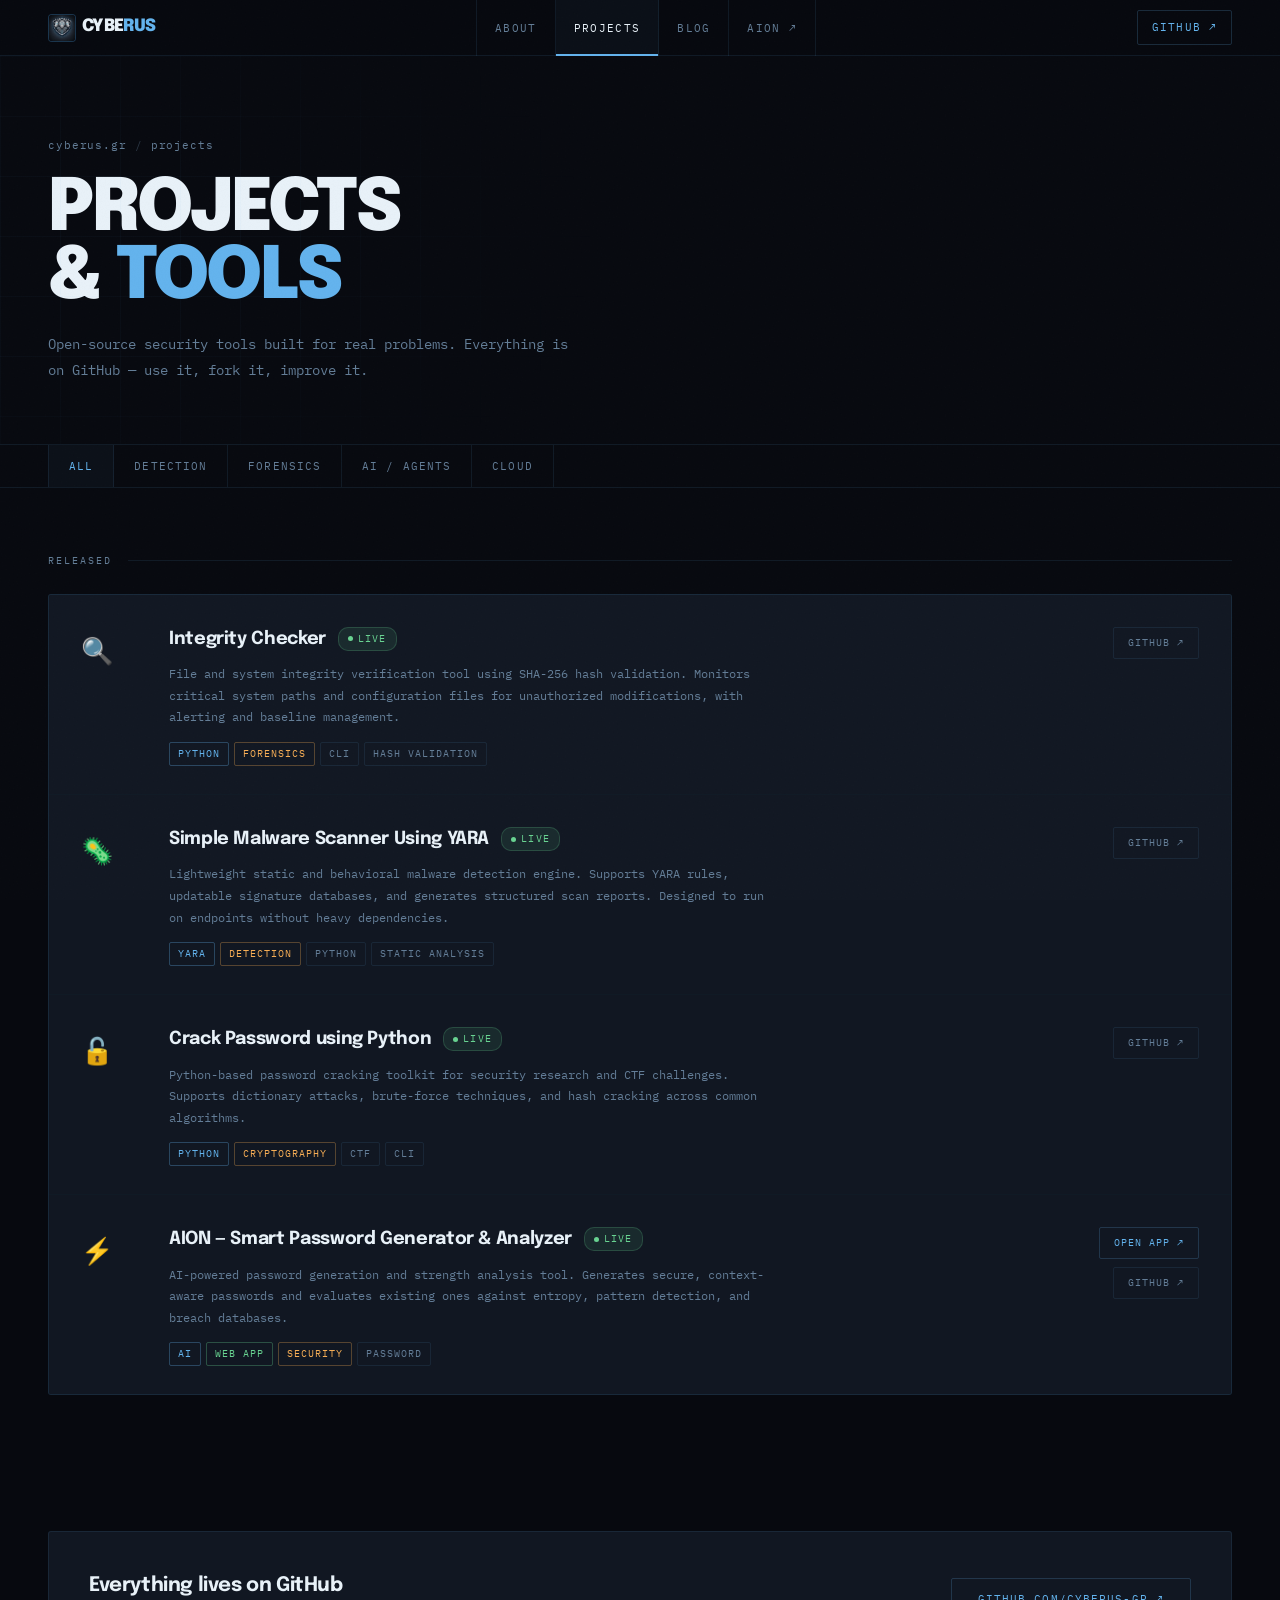
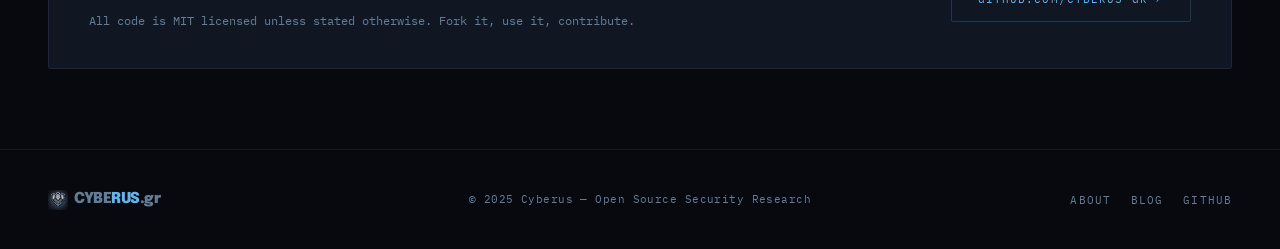
<file: projects.html>
<!DOCTYPE html>
<html lang="en">
<head>
<meta charset="UTF-8">
<link rel="icon" type="image/png" href="[data-uri]">
<meta name="viewport" content="width=device-width, initial-scale=1.0">
<title>Projects & Tools — Cyberus</title>
<meta name="description" content="Open-source security tools built by Cyberus: Integrity Checker, Malware Scanner, AI Security Agents and more.">
<meta property="og:title" content="Projects & Tools — Cyberus">
<meta property="og:description" content="Open-source security tools from Cyberus. File integrity checking, malware detection, AI-powered SOC tooling.">
<meta property="og:image" content="https://cyberus.gr/logo.png">
<meta property="og:url" content="https://cyberus.gr/projects">
<meta property="og:type" content="website">
<meta name="twitter:card" content="summary_large_image">
<meta name="twitter:title" content="Projects & Tools — Cyberus">
<meta name="twitter:description" content="Open-source security tools from Cyberus. File integrity checking, malware detection, AI-powered SOC tooling.">
<meta name="twitter:image" content="https://cyberus.gr/logo.png">
<link rel="icon" type="image/png" href="/logo-nav.png">
<link rel="preconnect" href="https://fonts.googleapis.com">
<link rel="preconnect" href="https://fonts.gstatic.com" crossorigin>
<link href="https://fonts.googleapis.com/css2?family=IBM+Plex+Mono:ital,wght@0,400;0,600;1,400&family=Epilogue:wght@300;400;700;900&display=swap" rel="stylesheet">
<!-- Umami Analytics -->
<script defer src="https://cloud.umami.is/script.js" data-website-id="dc7f06fc-88df-4f34-90b7-edfc54a18f3a"></script>
<link rel="stylesheet" href="style.css">
<style>
/* FILTER BAR */
.filter-bar{padding:0 48px;border-bottom:1px solid var(--border);display:flex;align-items:center;gap:0;overflow-x:auto;}
.filter-btn{padding:14px 20px;font-family:var(--font-mono);font-size:11px;letter-spacing:.1em;text-transform:uppercase;color:var(--text2);background:none;border:none;border-right:1px solid var(--border);cursor:pointer;transition:color .15s,background .15s;white-space:nowrap;}
.filter-btn:first-child{border-left:1px solid var(--border);}
.filter-btn:hover,.filter-btn.active{color:var(--white);background:rgba(99,179,237,0.04);}
.filter-btn.active{color:var(--accent);}

/* PROJECTS */
.projects-section{padding:64px 48px;}
.proj-group{margin-bottom:72px;}
.proj-group-label{display:flex;align-items:center;gap:16px;margin-bottom:24px;font-size:10px;letter-spacing:.2em;text-transform:uppercase;color:var(--text2);}
.proj-group-label::after{content:'';flex:1;height:1px;background:var(--border);}

.proj-list{display:flex;flex-direction:column;gap:1px;background:var(--border);border:1px solid var(--border);border-radius:3px;overflow:hidden;}
.proj-item{background:var(--surface);display:grid;grid-template-columns:60px 1fr auto;align-items:start;gap:28px;padding:28px 32px;transition:background .15s;text-decoration:none;}
.proj-item:hover{background:var(--surface2);}
.proj-item-icon{font-size:26px;padding-top:4px;}
.proj-item-body{}
.proj-item-top{display:flex;align-items:center;gap:12px;margin-bottom:8px;flex-wrap:wrap;}
.proj-item-name{font-family:var(--font-disp);font-weight:700;font-size:18px;color:var(--white);letter-spacing:-.02em;}
.status{display:inline-flex;align-items:center;gap:5px;font-size:10px;letter-spacing:.12em;text-transform:uppercase;padding:2px 9px;border-radius:10px;}
.status-live{background:rgba(104,211,145,.1);color:var(--green);border:1px solid rgba(104,211,145,.2);}
.status-wip{background:rgba(246,173,85,.1);color:var(--accent2);border:1px solid rgba(246,173,85,.2);}
.status-live::before,.status-wip::before{content:'';width:5px;height:5px;border-radius:50%;background:currentColor;animation:pulse-dot 2s ease-in-out infinite;}
.proj-item-desc{color:var(--text2);font-size:12px;line-height:1.8;margin-bottom:14px;max-width:600px;}
.proj-item-tags{display:flex;flex-wrap:wrap;gap:5px;}
.proj-item-actions{display:flex;flex-direction:column;gap:8px;align-items:flex-end;padding-top:4px;}
.proj-btn{display:inline-flex;align-items:center;gap:6px;font-family:var(--font-mono);font-size:10px;letter-spacing:.1em;text-transform:uppercase;padding:6px 14px;border-radius:2px;text-decoration:none;transition:all .15s;white-space:nowrap;}
.proj-btn-gh{color:var(--text2);border:1px solid var(--border);}
.proj-btn-gh:hover{color:var(--accent);border-color:var(--border2);}
.proj-btn-docs{color:var(--accent);border:1px solid var(--border2);}
.proj-btn-docs:hover{background:rgba(99,179,237,0.06);}

/* GITHUB CTA */
.gh-cta{margin:0 48px 80px;padding:36px 40px;background:var(--surface);border:1px solid var(--border);border-radius:3px;display:flex;align-items:center;justify-content:space-between;gap:24px;flex-wrap:wrap;}
.gh-cta-title{font-family:var(--font-disp);font-weight:700;font-size:20px;color:var(--white);margin-bottom:6px;letter-spacing:-.02em;}
.gh-cta-desc{font-size:12px;color:var(--text2);}
.btn-ghost{display:inline-flex;align-items:center;gap:7px;padding:11px 26px;font-family:var(--font-mono);font-size:11px;letter-spacing:.1em;text-transform:uppercase;text-decoration:none;border-radius:2px;background:transparent;color:var(--accent);border:1px solid var(--border2);transition:all .18s;}
.btn-ghost:hover{background:rgba(99,179,237,0.06);box-shadow:0 0 24px rgba(99,179,237,0.15);}

@keyframes pulse-dot{0%,100%{transform:scale(1);opacity:1;}50%{transform:scale(.7);opacity:.6;}}
@media(max-width:768px){
     .page-hero,.projects-section,.gh-cta{padding-left:20px;padding-right:20px;}
  .gh-cta{margin-left:20px;margin-right:20px;}
  .proj-item{grid-template-columns:1fr;gap:12px;}
  .proj-item-actions{flex-direction:row;align-items:flex-start;}
    }
</style>
</head>
<body>
<nav>
  <a href="/" class="nav-brand"><img src="[data-uri]" alt="Cyberus" class="nav-logo-img">CYBE<em>RUS</em></a>
  <ul class="nav-links">
    <li><a href="/about">About</a></li>
    <li><a href="/projects" class="active">Projects</a></li>
    <li><a href="/blog">Blog</a></li>
    <li><a href="https://cyberus.gr/AION" target="_blank">AION ↗</a></li>
  </ul>
  <a href="https://github.com/cyberus-gr" target="_blank" class="nav-gh">GitHub ↗</a>
</nav>

<div class="page-wrap">

  <div class="page-hero">
    <div class="page-hero-bg"></div>
    <div class="breadcrumb"><a href="/">cyberus.gr</a><span>/</span>projects</div>
    <h1 class="page-title">PROJECTS<br>&amp; <em>TOOLS</em></h1>
    <p class="page-lead">Open-source security tools built for real problems. Everything is on GitHub — use it, fork it, improve it.</p>
  </div>

  <div class="filter-bar">
    <button class="filter-btn active">All</button>
    <button class="filter-btn">Detection</button>
    <button class="filter-btn">Forensics</button>
    <button class="filter-btn">AI / Agents</button>
    <button class="filter-btn">Cloud</button>
  </div>

  <section class="projects-section">

    <div class="proj-group">
      <div class="proj-group-label">Released</div>
      <div class="proj-list">

        <div id="integrity" class="proj-item">
          <div class="proj-item-icon">🔍</div>
          <div class="proj-item-body">
            <div class="proj-item-top">
              <span class="proj-item-name">Integrity Checker</span>
              <span class="status status-live">Live</span>
            </div>
            <div class="proj-item-desc">
              File and system integrity verification tool using SHA-256 hash validation. Monitors critical system paths and configuration files for unauthorized modifications, with alerting and baseline management.
            </div>
            <div class="proj-item-tags">
              <span class="tag tag-blue">Python</span>
              <span class="tag tag-amber">Forensics</span>
              <span class="tag">CLI</span>
              <span class="tag">Hash Validation</span>
            </div>
          </div>
          <div class="proj-item-actions">
            <a href="https://github.com/cyberus-gr/IntegrityChecker" target="_blank" class="proj-btn proj-btn-gh">GitHub ↗</a>
          </div>
        </div>

        <div id="malware" class="proj-item">
          <div class="proj-item-icon">🦠</div>
          <div class="proj-item-body">
            <div class="proj-item-top">
              <span class="proj-item-name">Simple Malware Scanner Using YARA</span>
              <span class="status status-live">Live</span>
            </div>
            <div class="proj-item-desc">
              Lightweight static and behavioral malware detection engine. Supports YARA rules, updatable signature databases, and generates structured scan reports. Designed to run on endpoints without heavy dependencies.
            </div>
            <div class="proj-item-tags">
              <span class="tag tag-blue">YARA</span>
              <span class="tag tag-amber">Detection</span>
              <span class="tag">Python</span>
              <span class="tag">Static Analysis</span>
            </div>
          </div>
          <div class="proj-item-actions">
            <a href="https://github.com/cyberus-gr/Simple-Malware-Scanner-Using-Yara" target="_blank" class="proj-btn proj-btn-gh">GitHub ↗</a>
          </div>
        </div>

        <div id="crack-password" class="proj-item">
          <div class="proj-item-icon">🔓</div>
          <div class="proj-item-body">
            <div class="proj-item-top">
              <span class="proj-item-name">Crack Password using Python</span>
              <span class="status status-live">Live</span>
            </div>
            <div class="proj-item-desc">
              Python-based password cracking toolkit for security research and CTF challenges. Supports dictionary attacks, brute-force techniques, and hash cracking across common algorithms.
            </div>
            <div class="proj-item-tags">
              <span class="tag tag-blue">Python</span>
              <span class="tag tag-amber">Cryptography</span>
              <span class="tag">CTF</span>
              <span class="tag">CLI</span>
            </div>
          </div>
          <div class="proj-item-actions">
            <a href="https://github.com/cyberus-gr/Crack-Password-using-Python" target="_blank" class="proj-btn proj-btn-gh">GitHub ↗</a>
          </div>
        </div>

        <div id="aion" class="proj-item">
          <div class="proj-item-icon">⚡</div>
          <div class="proj-item-body">
            <div class="proj-item-top">
              <span class="proj-item-name">AION — Smart Password Generator &amp; Analyzer</span>
              <span class="status status-live">Live</span>
            </div>
            <div class="proj-item-desc">
              AI-powered password generation and strength analysis tool. Generates secure, context-aware passwords and evaluates existing ones against entropy, pattern detection, and breach databases.
            </div>
            <div class="proj-item-tags">
              <span class="tag tag-blue">AI</span>
              <span class="tag tag-green">Web App</span>
              <span class="tag tag-amber">Security</span>
              <span class="tag">Password</span>
            </div>
          </div>
          <div class="proj-item-actions">
            <a href="https://cyberus.gr/AION" target="_blank" class="proj-btn proj-btn-docs">Open App ↗</a>
            <a href="https://github.com/cyberus-gr/AION" target="_blank" class="proj-btn proj-btn-gh">GitHub ↗</a>
          </div>
        </div>

      </div>
    </div>

  </section>

  <div class="gh-cta">
    <div>
      <div class="gh-cta-title">Everything lives on GitHub</div>
      <div class="gh-cta-desc">All code is MIT licensed unless stated otherwise. Fork it, use it, contribute.</div>
    </div>
    <a href="https://github.com/cyberus-gr" target="_blank" class="btn-ghost">github.com/cyberus-gr ↗</a>
  </div>

</div>

<footer>
  <a href="/" class="footer-brand"><img src="[data-uri]" alt="" style="width:20px;height:20px;object-fit:contain;vertical-align:middle;margin-right:6px;">CYBE<em>RUS</em>.gr</a>
  <div class="footer-copy">© 2025 Cyberus — Open Source Security Research</div>
  <ul class="footer-links">
    <li><a href="/about">About</a></li>
    <li><a href="/blog">Blog</a></li>
    <li><a href="https://github.com/cyberus-gr" target="_blank">GitHub</a></li>
  </ul>
</footer>
</body>
</html>
</file>
<file: style.css>
/* === CYBERUS — SHARED STYLESHEET === */

/* ROOT VARIABLES */
:root {
  --bg:#07090f; --bg2:#0c1018; --surface:#111722; --surface2:#161e2e;
  --border:rgba(99,179,237,0.1); --border2:rgba(99,179,237,0.2);
  --accent:#63b3ed; --accent2:#f6ad55; --green:#68d391; --red:#fc8181;
  --text:#a8bfd4; --text2:#637d97; --white:#e8f1f8;
  --font-mono:'IBM Plex Mono',monospace; --font-disp:'Epilogue',sans-serif;
}

/* RESET */
*,*::before,*::after{margin:0;padding:0;box-sizing:border-box;}
html{scroll-behavior:smooth;}
body{background:var(--bg);color:var(--text);font-family:var(--font-mono);font-size:13px;line-height:1.8;overflow-x:hidden;}
body::before{content:'';position:fixed;top:0;right:0;bottom:0;left:0;background-image:url("data:image/svg+xml,%3Csvg xmlns='http://www.w3.org/2000/svg' width='300' height='300'%3E%3Cfilter id='g'%3E%3CfeTurbulence type='fractalNoise' baseFrequency='0.75' stitchTiles='stitch'/%3E%3C/filter%3E%3Crect width='300' height='300' filter='url(%23g)' opacity='0.04'/%3E%3C/svg%3E");pointer-events:none;z-index:9999;opacity:.5;}

/* NAV */
nav{position:fixed;top:0;left:0;right:0;z-index:500;height:56px;display:flex;align-items:center;justify-content:space-between;padding:0 48px;background:rgba(7,9,15,0.92);backdrop-filter:blur(20px);border-bottom:1px solid var(--border);}
.nav-brand{display:flex;align-items:center;font-family:var(--font-disp);font-weight:900;font-size:17px;letter-spacing:-.04em;color:var(--white);text-decoration:none;}
.nav-brand em{color:var(--accent);font-style:normal;}
.nav-logo-img{width:28px;height:28px;object-fit:contain;border-radius:4px;border:1px solid rgba(99,179,237,0.25);background:rgba(0,10,25,0.8);margin-right:6px;flex-shrink:0;}
.nav-tagline{font-family:var(--font-mono);font-size:8px;letter-spacing:.15em;text-transform:uppercase;color:var(--text2);font-weight:400;margin-left:4px;align-self:flex-end;padding-bottom:1px;}
.nav-links{display:flex;gap:0;list-style:none;}
.nav-links a{display:block;padding:0 18px;height:56px;line-height:56px;font-size:11px;letter-spacing:.12em;text-transform:uppercase;color:var(--text2);text-decoration:none;border-right:1px solid var(--border);transition:color .15s,background .15s;position:relative;}
.nav-links li:first-child a{border-left:1px solid var(--border);}
.nav-links a:hover,.nav-links a.active{color:var(--white);background:rgba(99,179,237,0.04);}
.nav-links a.active::after{content:'';position:absolute;bottom:0;left:0;right:0;height:2px;background:var(--accent);}
.nav-gh{display:flex;align-items:center;gap:7px;padding:7px 14px;font-size:11px;letter-spacing:.1em;text-transform:uppercase;color:var(--accent);text-decoration:none;border:1px solid var(--border2);border-radius:2px;transition:background .15s,box-shadow .15s;font-family:var(--font-mono);}
.nav-gh:hover{background:rgba(99,179,237,0.07);box-shadow:0 0 24px rgba(99,179,237,0.2);}

/* PAGE LAYOUT (inner pages) */
.page-wrap{padding-top:56px;}
.page-hero{padding:80px 48px 60px;border-bottom:1px solid var(--border);position:relative;overflow:hidden;}
.page-hero-bg{position:absolute;top:0;right:0;bottom:0;left:0;background-image:linear-gradient(to bottom,rgba(99,179,237,0.03) 1px,transparent 1px),linear-gradient(to right,rgba(99,179,237,0.03) 1px,transparent 1px);background-size:60px 60px;-webkit-mask-image:radial-gradient(ellipse 60% 100% at 0% 50%,black 30%,transparent 80%);mask-image:radial-gradient(ellipse 60% 100% at 0% 50%,black 30%,transparent 80%);}
.breadcrumb{font-size:11px;color:var(--text2);letter-spacing:.08em;margin-bottom:20px;display:flex;align-items:center;gap:8px;}
.breadcrumb a{color:var(--text2);text-decoration:none;transition:color .15s;}
.breadcrumb a:hover{color:var(--accent);}
.breadcrumb span{opacity:.4;}
.page-title{font-family:var(--font-disp);font-weight:900;font-size:clamp(40px,6vw,72px);letter-spacing:-.04em;color:var(--white);line-height:.95;margin-bottom:18px;}
.page-title em{color:var(--accent);font-style:normal;}
.page-lead{color:var(--text2);font-size:14px;line-height:1.9;max-width:540px;}

/* TAGS */
.tag{display:inline-block;font-size:10px;letter-spacing:.1em;text-transform:uppercase;padding:2px 8px;border-radius:2px;border:1px solid var(--border);color:var(--text2);}
.tag-blue{border-color:rgba(99,179,237,.3);color:var(--accent);}
.tag-amber{border-color:rgba(246,173,85,.3);color:var(--accent2);}
.tag-green{border-color:rgba(104,211,145,.3);color:var(--green);}

/* BUTTONS */
.btn{display:inline-flex;align-items:center;gap:7px;padding:11px 26px;font-family:var(--font-mono);font-size:11px;letter-spacing:.1em;text-transform:uppercase;text-decoration:none;border-radius:2px;transition:all .18s;cursor:pointer;border:none;}
.btn-primary{background:var(--accent);color:#000;font-weight:600;}
.btn-primary:hover{background:var(--white);box-shadow:0 0 32px rgba(99,179,237,0.4);transform:translateY(-2px);}
.btn-ghost{display:inline-flex;align-items:center;gap:7px;padding:11px 26px;font-family:var(--font-mono);font-size:11px;letter-spacing:.1em;text-transform:uppercase;text-decoration:none;border-radius:2px;background:transparent;color:var(--accent);border:1px solid var(--border2);transition:all .18s;}
.btn-ghost:hover{background:rgba(99,179,237,0.06);box-shadow:0 0 24px rgba(99,179,237,0.15);transform:translateY(-2px);}

/* SECTION LABELS */
.section-label{display:inline-flex;align-items:center;gap:10px;font-size:10px;letter-spacing:.22em;text-transform:uppercase;color:var(--accent);margin-bottom:12px;}
.section-label::before{content:'//';opacity:.4;}
.section-title{font-family:var(--font-disp);font-weight:900;font-size:clamp(28px,4vw,48px);line-height:1;letter-spacing:-.035em;color:var(--white);margin-bottom:12px;}
.section-desc{color:var(--text2);font-size:13px;line-height:1.9;max-width:500px;}

/* FOOTER */
footer{border-top:1px solid var(--border);padding:36px 48px;display:grid;grid-template-columns:1fr auto 1fr;align-items:center;gap:24px;}
.footer-brand{display:flex;align-items:center;font-family:var(--font-disp);font-weight:900;font-size:15px;letter-spacing:-.03em;color:var(--text2);text-decoration:none;}
.footer-brand em{color:var(--accent);font-style:normal;}
.footer-logo-img{width:20px;height:20px;object-fit:contain;margin-right:6px;flex-shrink:0;}
.footer-copy{font-size:11px;color:var(--text2);text-align:center;letter-spacing:.04em;}
.footer-links{display:flex;gap:20px;justify-content:flex-end;list-style:none;}
.footer-links a{font-size:11px;letter-spacing:.1em;text-transform:uppercase;color:var(--text2);text-decoration:none;transition:color .15s;}
.footer-links a:hover{color:var(--accent);}

/* ANIMATIONS */
@keyframes fadeUp{from{opacity:0;transform:translateY(16px);}to{opacity:1;transform:translateY(0);}}
@keyframes blink{0%,100%{opacity:1;}50%{opacity:0;}}

/* MOBILE */
@media(max-width:768px){
  nav{padding:0 20px;}
  .nav-links{display:none;}
  .page-hero{padding-left:20px;padding-right:20px;}
  footer{grid-template-columns:1fr;text-align:center;padding:28px 20px;}
  .footer-links{justify-content:center;}
}
</file>
